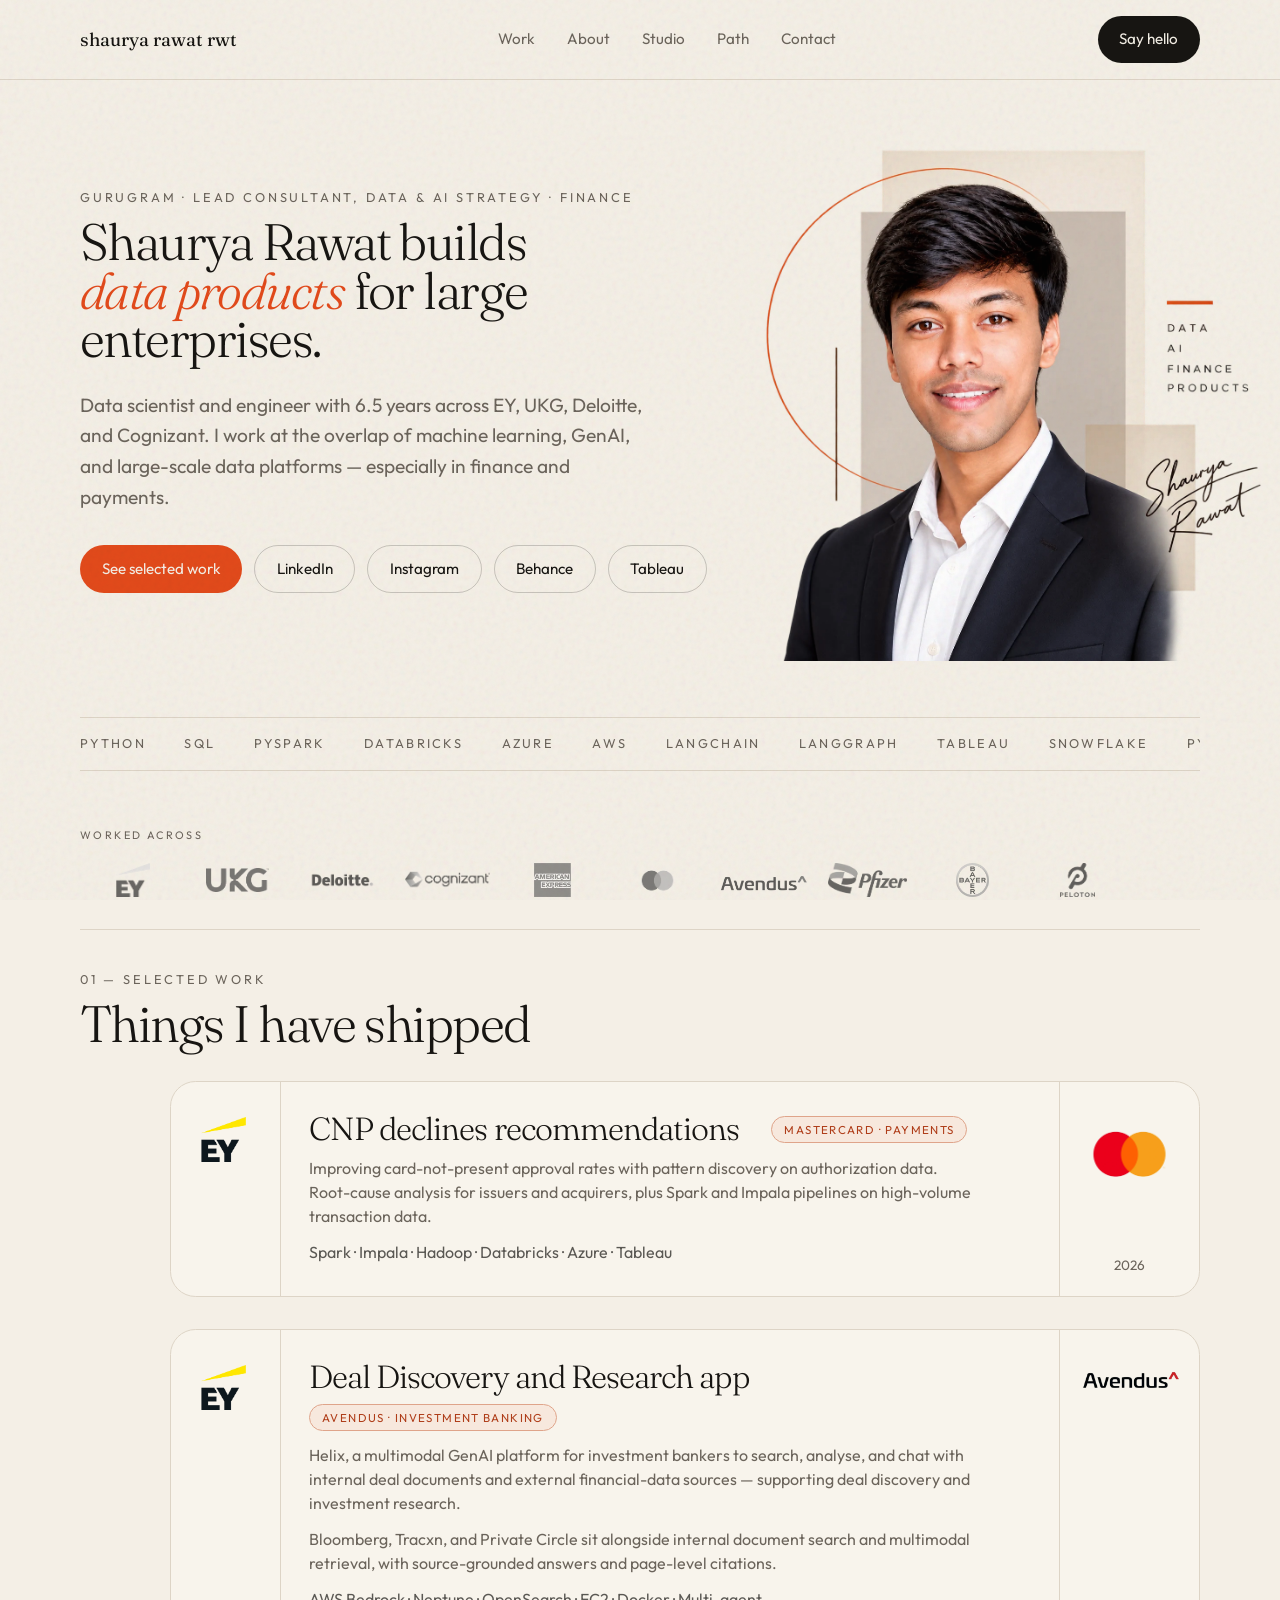
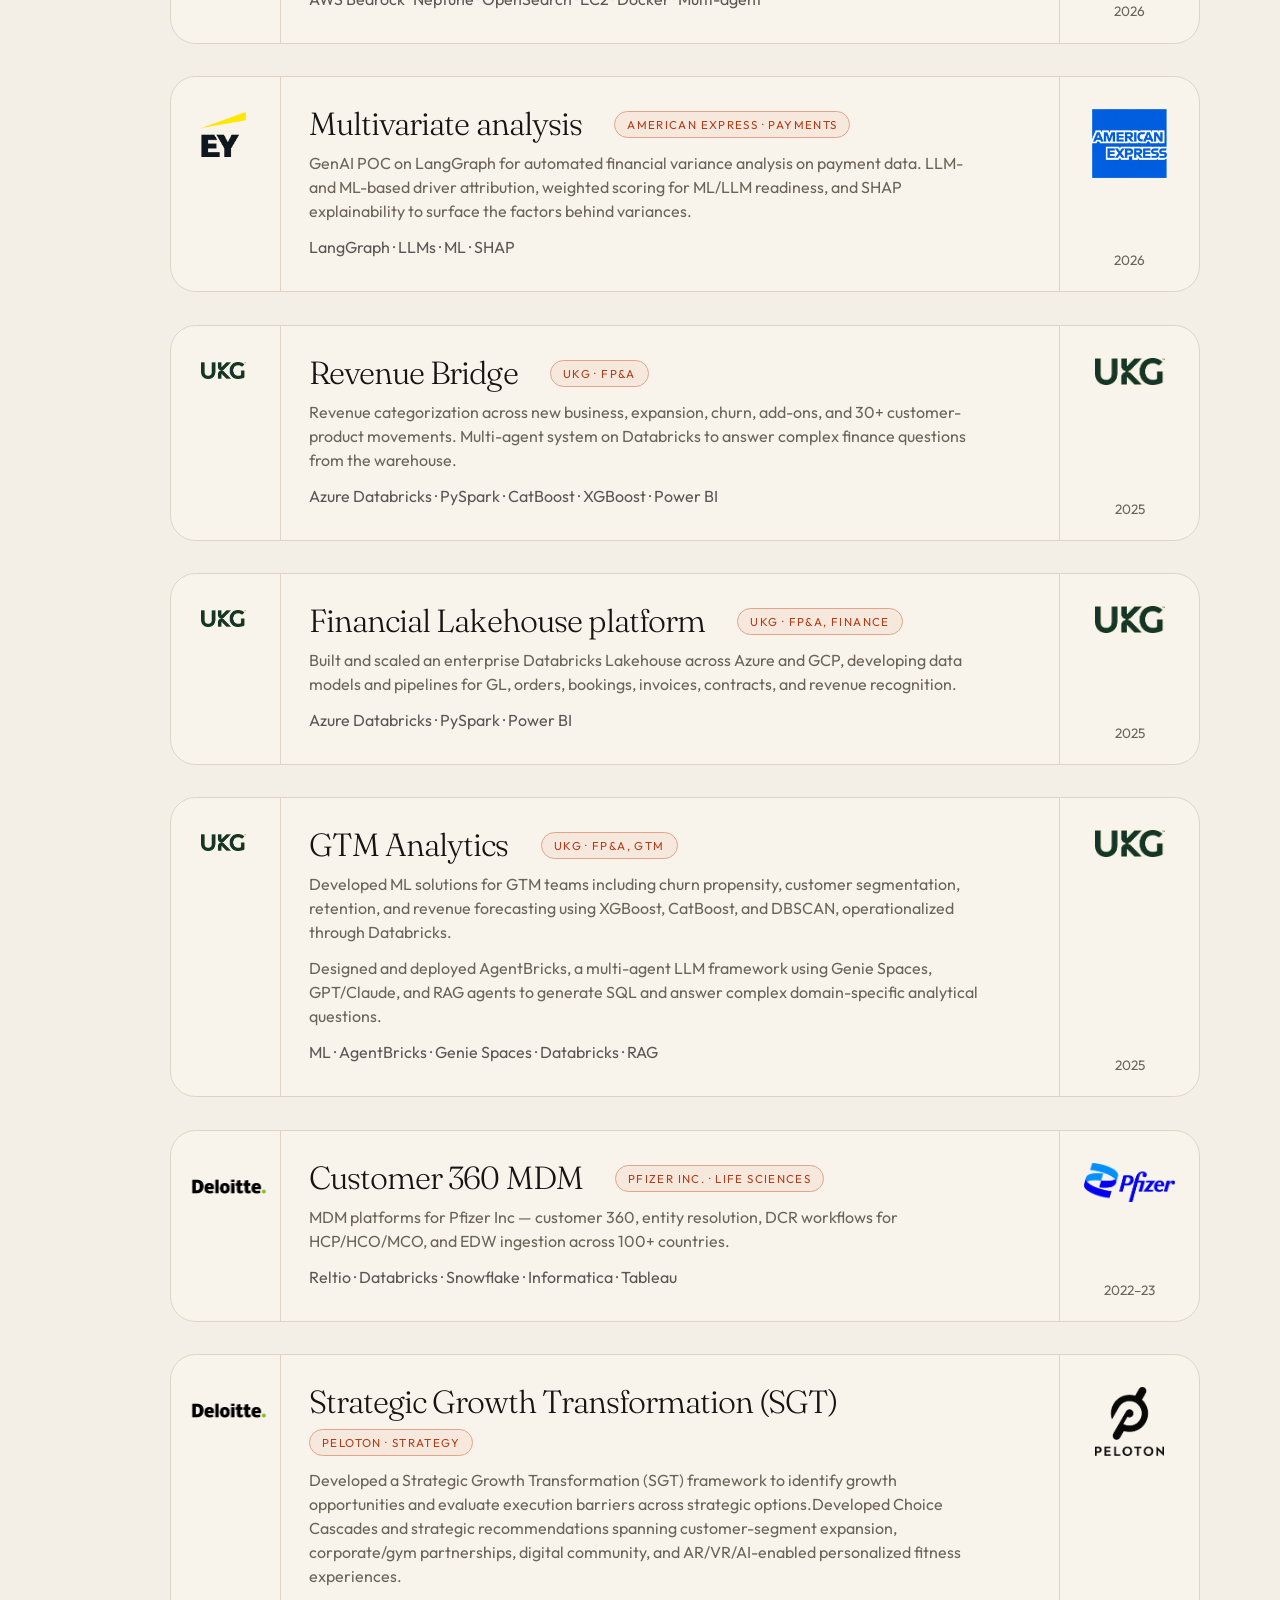
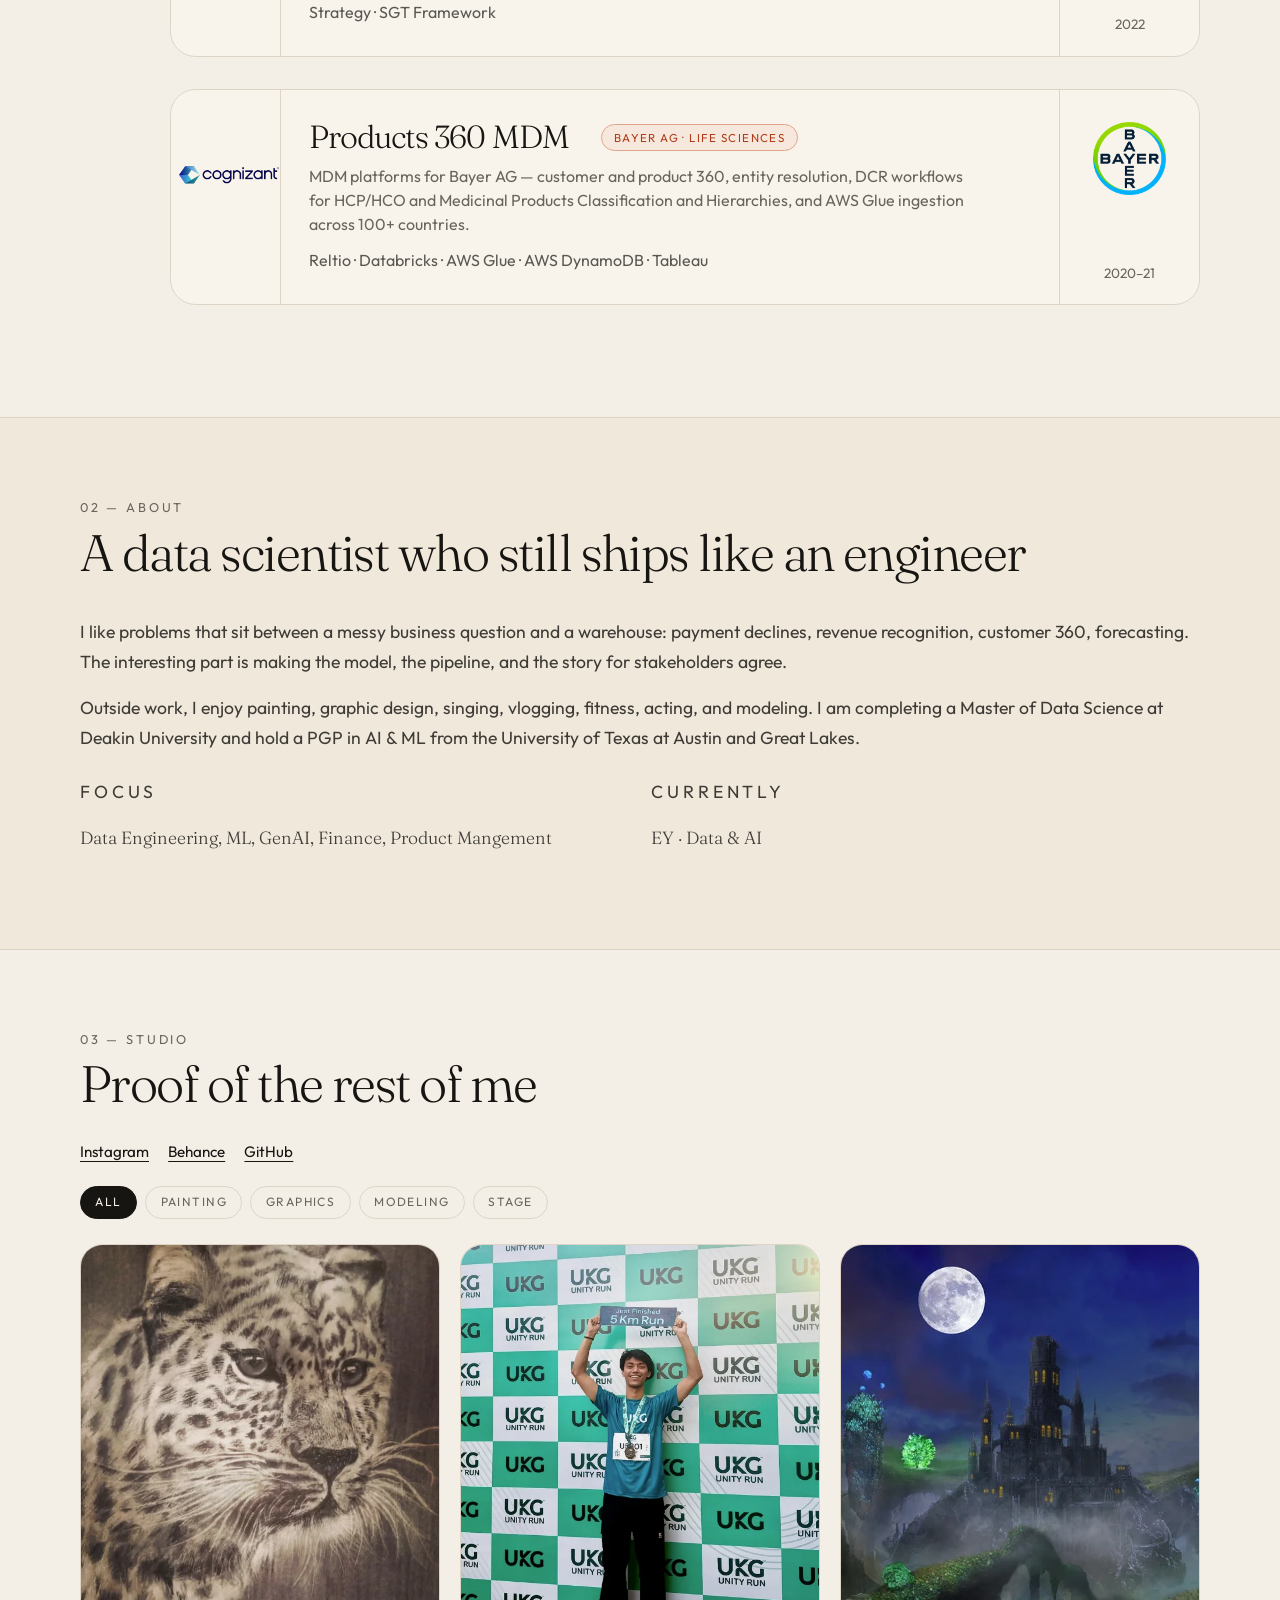
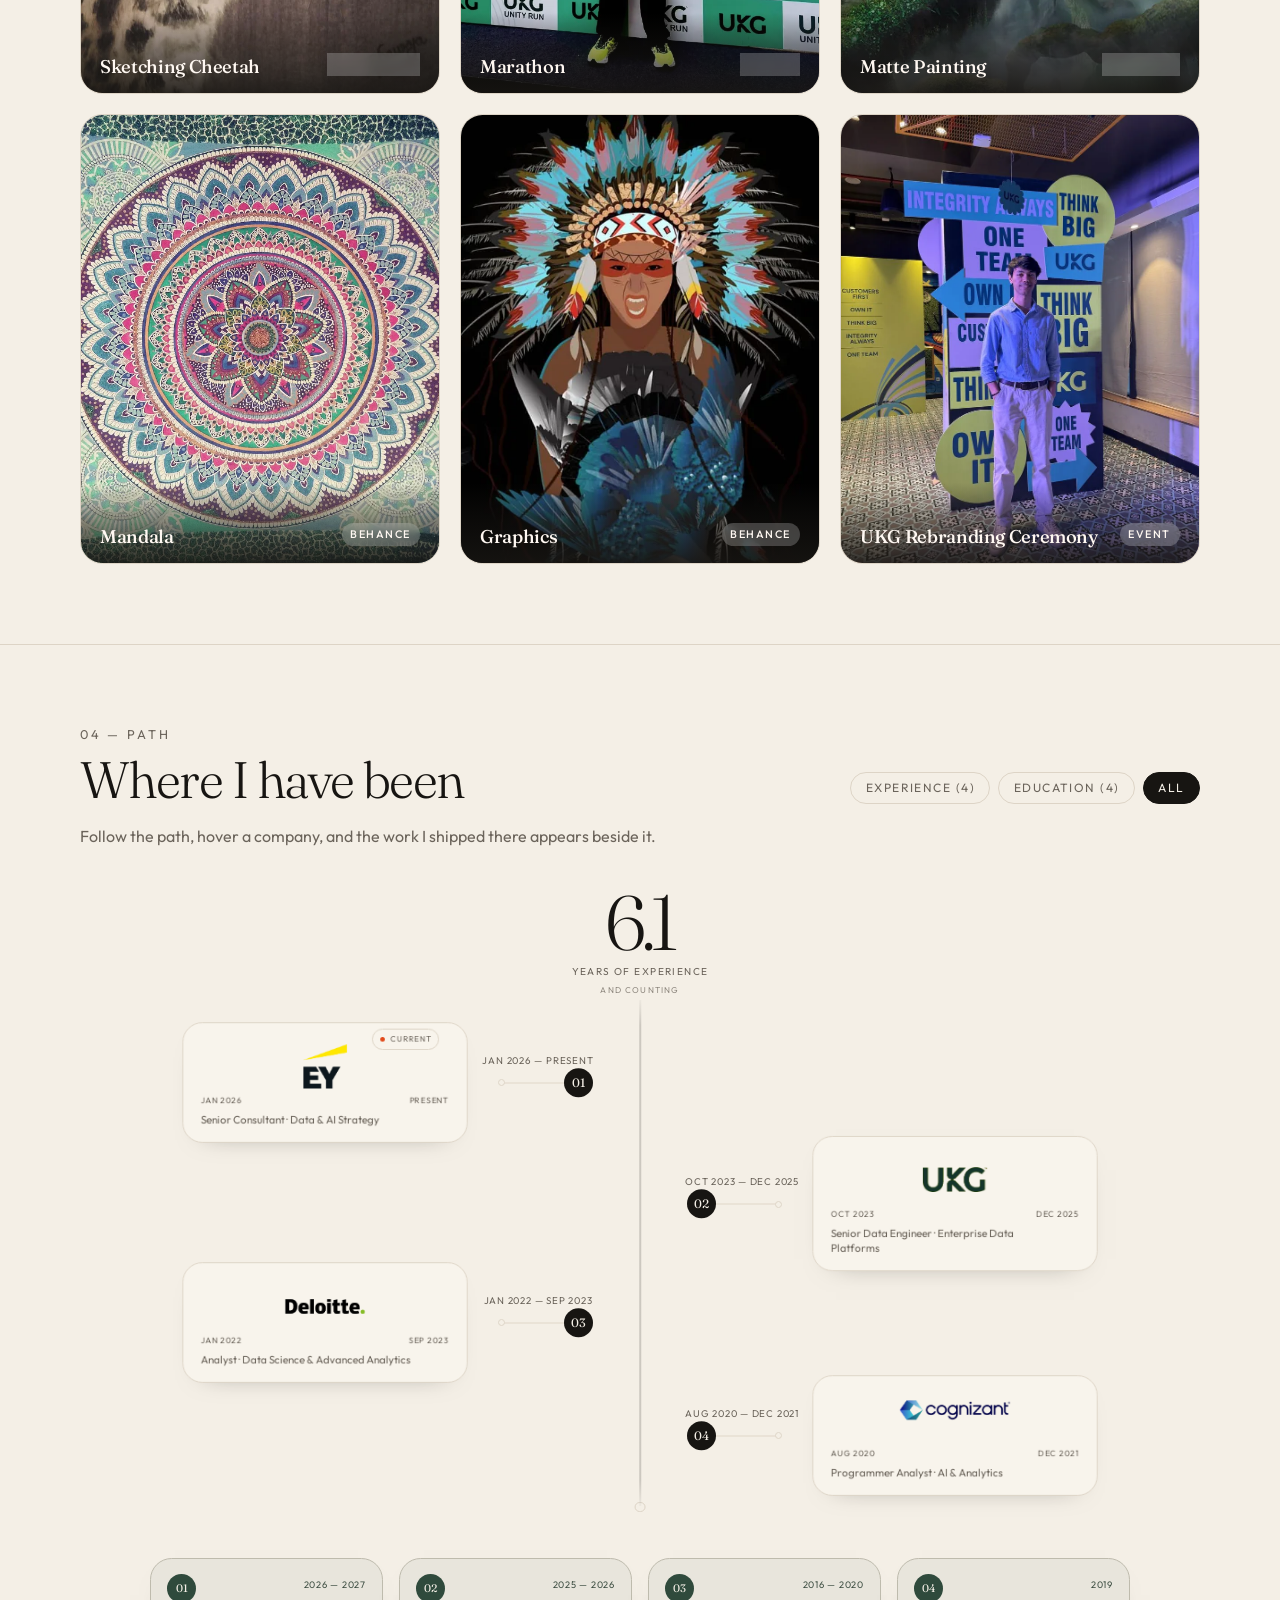
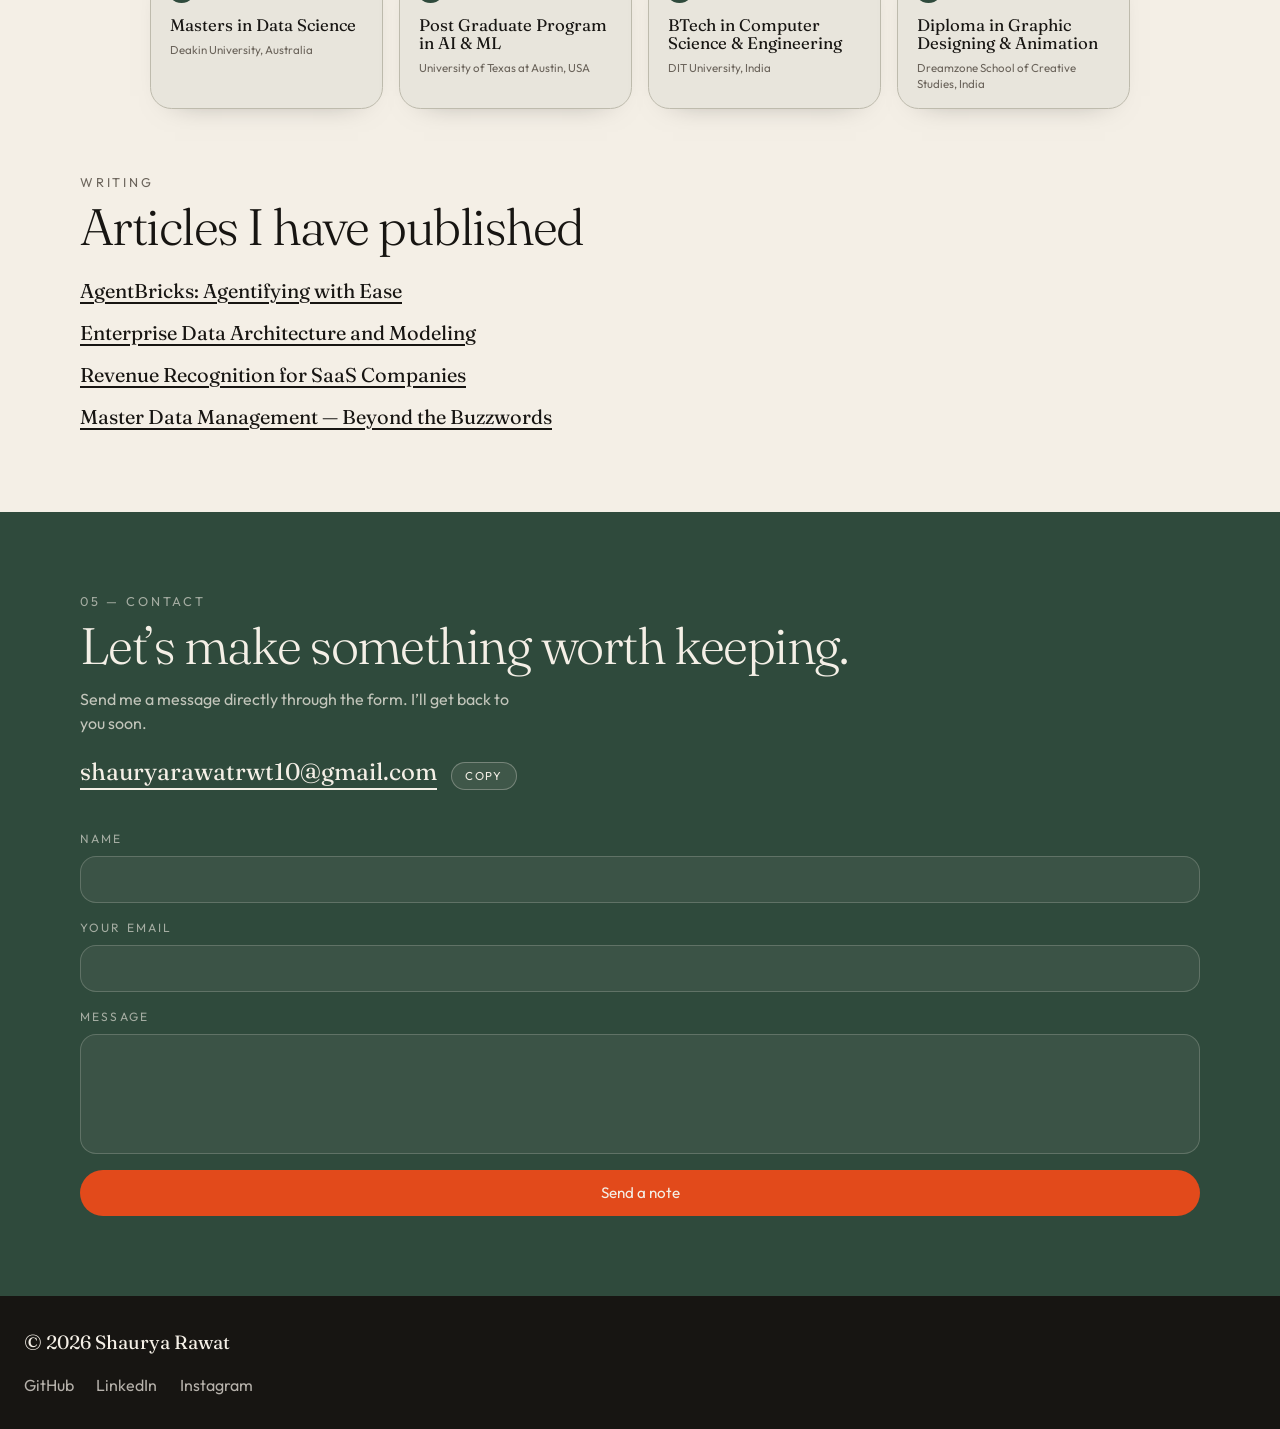
<file: index.html>
<!DOCTYPE html>
<html lang="en">

<head>
  <meta charset="UTF-8" />
  <meta name="viewport" content="width=device-width, initial-scale=1" />
  <title>Shaurya Rawat — Data Science, ML & GenAI</title>
  <meta name="description"
    content="Senior Consultant in Data & AI Strategy. I build machine learning, GenAI, and data platforms that hold up in finance, payments, and life sciences." />
  <meta name="theme-color" content="#f4efe6" />

  <!-- Open Graph / Facebook / LinkedIn -->
  <meta property="og:type" content="website" />
  <meta property="og:title" content="Shaurya Rawat — Data Science, ML & GenAI" />
  <meta property="og:description"
    content="Senior Consultant in Data & AI Strategy. I build machine learning, GenAI, and data platforms that hold up in finance, payments, and life sciences." />
  <meta property="og:image" content="./images/shaurya-hero.webp" />

  <!-- Twitter -->
  <meta name="twitter:card" content="summary_large_image" />
  <meta name="twitter:title" content="Shaurya Rawat — Data Science, ML & GenAI" />
  <meta name="twitter:description"
    content="Senior Consultant in Data & AI Strategy. I build machine learning, GenAI, and data platforms that hold up in finance, payments, and life sciences." />
  <meta name="twitter:image" content="./images/shaurya-hero.webp" />

  <link rel="icon" href="./favicon.svg" type="image/svg+xml" />
  <link rel="preconnect" href="https://fonts.googleapis.com" />
  <link rel="preconnect" href="https://fonts.gstatic.com" crossorigin />
  <link
    href="https://fonts.googleapis.com/css2?family=Fraunces:ital,opsz,wght@0,9..144,300;0,9..144,500;1,9..144,300&family=Outfit:wght@300;400;500;600&display=swap"
    rel="stylesheet" />
  <link rel="stylesheet" href="./styles.css?v=6" />
</head>

<body>
  <div class="grain" aria-hidden="true"></div>

  <header class="site-header">
    <div class="site-header-inner wrap">
      <a class="logo" href="#top">shaurya rawat rwt</a>
      <nav class="nav" id="site-nav" aria-label="Primary">
        <a href="#work">Work</a>
        <a href="#about">About</a>
        <a href="#studio">Studio</a>
        <a href="#notes">Path</a>
        <a href="#contact">Contact</a>
      </nav>
      <div class="header-actions">
        <a class="btn btn-ink" href="#contact">Say hello</a>
        <button type="button" class="menu-toggle" id="menu-toggle" aria-label="Toggle navigation" aria-expanded="false"
          aria-controls="site-nav">
          <span class="menu-bar"></span>
          <span class="menu-bar"></span>
        </button>
      </div>
    </div>
  </header>

  <main>
    <section id="top" class="hero wrap">

      <div class="hero-copy">

        <p class="eyebrow">
          Gurugram · Lead Consultant, Data &amp; AI Strategy · Finance
        </p>

        <h2>
          Shaurya Rawat builds <br>
          <em>data products</em> for large enterprises.
        </h2>

        <p class="lede">
          Data scientist and engineer with 6.5 years across EY, UKG, Deloitte,
          and Cognizant. I work at the overlap of machine learning, GenAI, and
          large-scale data platforms — especially in finance and payments.
        </p>

        <div class="actions">
          <a class="btn btn-ember" href="#work">See selected work</a>

          <a class="btn btn-ghost" href="https://www.linkedin.com/in/shaurya-rawat-rwt" target="_blank"
            rel="noreferrer">
            LinkedIn
          </a>

          <a class="btn btn-ghost" href="https://www.instagram.com/shaurya_rawat_rwt/" target="_blank" rel="noreferrer">
            Instagram
          </a>

          <a class="btn btn-ghost" href="https://www.behance.net/shauryarawat" target="_blank" rel="noreferrer">
            Behance
          </a>

          <a class="btn btn-ghost" href="https://public.tableau.com/app/profile/shaurya.rawat/vizzes#!/" target="_blank"
            rel="noreferrer">
            Tableau
          </a>
        </div>

      </div>

      <div class="hero-visual">
        <img src="./images/shaurya-hero.webp" alt="Shaurya Rawat" />
      </div>

      <div class="marquee" aria-hidden="true">
        <div class="marquee-track">
          <span>Python</span><span>SQL</span><span>PySpark</span>
          <span>Databricks</span><span>Azure</span><span>AWS</span>
          <span>LangChain</span><span>LangGraph</span><span>Tableau</span>
          <span>Snowflake</span>

          <span>Python</span><span>SQL</span><span>PySpark</span>
          <span>Databricks</span><span>Azure</span><span>AWS</span>
          <span>LangChain</span><span>LangGraph</span><span>Tableau</span>
          <span>Snowflake</span>
        </div>
      </div>

    </section>

    <section class="company-marquee" aria-label="Companies and clients">

      <div class="company-marquee-label">
        Worked across
      </div>

      <div class="company-marquee-track-wrap">
        <div class="company-marquee-track">

          <!-- Set 1 -->
          <div class="company-logo">
            <img src="./logos/ey-transparent.webp" alt="EY">
          </div>

          <div class="company-logo">
            <img src="./logos/ukg-transparent.webp" alt="UKG">
          </div>

          <div class="company-logo">
            <img src="./logos/deloitte-transparent.webp" alt="Deloitte">
          </div>

          <div class="company-logo">
            <img src="./logos/cognizant-transparent.webp" alt="Cognizant">
          </div>

          <div class="company-logo">
            <img src="./logos/amex-transparent.webp" alt="American Express">
          </div>

          <div class="company-logo">
            <img src="./logos/mastercard-transparent.webp" alt="Mastercard">
          </div>

          <div class="company-logo">
            <img src="./logos/avendus-transparent.webp" alt="Avendus">
          </div>

          <div class="company-logo">
            <img src="./logos/pfizer-transparent.webp" alt="Pfizer">
          </div>

          <div class="company-logo">
            <img src="./logos/bayer-transparent.webp" alt="Bayer">
          </div>

          <div class="company-logo">
            <img src="./logos/peloton-transparent.webp" alt="Bayer">
          </div>

        </div>
      </div>

    </section>

    <section id="work" class="wrap work">

      <!-- =========================================
           SELECTED WORK HEADER
           ========================================= -->

      <div class="section-head">

        <div>
          <p class="eyebrow">01 — Selected work</p>
          <h2>Things I have shipped</h2>
        </div>

        <p class="aside">
          Production work in payments, investment banking, revenue analytics,
          and master data — plus agentic systems on Databricks and AWS.
        </p>

      </div>


      <!-- =========================================
           PROJECT 01
           ========================================= -->

      <div class="project-timeline-item">

        <div class="project-index">
          <span>01</span>
        </div>

        <div class="project project-featured">

          <!-- EY LOGO -->
          <div class="project-left-brand">

            <a class="company-link" href="https://www.ey.com/" target="_blank" rel="noopener noreferrer"
              aria-label="Visit EY website">
              <img src="./logos/ey-transparent.webp" alt="EY" class="logo-small">
            </a>

          </div>


          <!-- PROJECT CONTENT -->
          <div class="project-main">

            <div class="project-title">

              <h3>
                <a class="project-details-link" href="./experience/cnp-declines.html">
                  CNP declines recommendations
                </a>
              </h3>

              <span class="tag">
                Mastercard · Payments
              </span>

            </div>

            <p>
              Improving card-not-present approval rates with pattern discovery
              on authorization data. Root-cause analysis for issuers and
              acquirers, plus Spark and Impala pipelines on high-volume
              transaction data.
            </p>

            <p class="stack">
              Spark · Impala · Hadoop · Databricks · Azure · Tableau
            </p>

          </div>


          <!-- MASTERCARD -->
          <div class="project-right-brand">

            <a class="company-link" href="https://www.mastercard.com/" target="_blank" rel="noopener noreferrer"
              aria-label="Visit Mastercard website">
              <img src="./logos/mastercard-transparent.webp" alt="Mastercard" class="logo-big">
            </a>

            <span class="year">2026</span>

          </div>

        </div>

      </div>


      <!-- =========================================
           PROJECT 02
           ========================================= -->

      <div class="project-timeline-item">

        <div class="project-index">
          <span>02</span>
        </div>

        <div class="project project-featured">

          <!-- EY -->
          <div class="project-left-brand">

            <a class="company-link" href="https://www.ey.com/" target="_blank" rel="noopener noreferrer"
              aria-label="Visit EY website">
              <img src="./logos/ey-transparent.webp" alt="EY" class="logo-small">
            </a>

          </div>


          <!-- PROJECT -->
          <div class="project-main">

            <div class="project-title">

              <h3>
                <a class="project-details-link" href="./experience/deal-discovery.html">
                  Deal Discovery and Research app
                </a>
              </h3>

              <span class="tag">
                Avendus · Investment Banking
              </span>

            </div>

            <p>
              Helix, a multimodal GenAI platform for investment bankers to search,
              analyse, and chat with internal deal documents and external
              financial-data sources — supporting deal discovery and
              investment research.
            </p>

            <p>
              Bloomberg, Tracxn, and Private Circle sit alongside internal
              document search and multimodal retrieval, with source-grounded
              answers and page-level citations.
            </p>

            <p class="stack">
              AWS Bedrock · Neptune · OpenSearch · EC2 · Docker · Multi-agent
            </p>

          </div>


          <!-- AVENDUS -->
          <div class="project-right-brand">

            <a class="company-link" href="https://www.avendus.com/" target="_blank" rel="noopener noreferrer"
              aria-label="Visit Avendus website">
              <img src="./logos/avendus-transparent.webp" alt="Avendus" class="logo-big">
            </a>

            <span class="year">2026</span>

          </div>

        </div>

      </div>


      <!-- =========================================
           PROJECT 03
           ========================================= -->

      <div class="project-timeline-item">

        <div class="project-index">
          <span>03</span>
        </div>

        <div class="project project-featured">

          <!-- EY -->
          <div class="project-left-brand">

            <a class="company-link" href="https://www.ey.com/" target="_blank" rel="noopener noreferrer"
              aria-label="Visit EY website">
              <img src="./logos/ey-transparent.webp" alt="EY" class="logo-small">
            </a>

          </div>


          <!-- PROJECT -->
          <div class="project-main">

            <div class="project-title">

              <h3>
                <a class="project-details-link" href="./experience/multivariate-analysis.html">
                  Multivariate analysis
                </a>
              </h3>

              <span class="tag">
                American Express · Payments
              </span>

            </div>

            <p>
              GenAI POC on LangGraph for automated financial variance analysis
              on payment data. LLM- and ML-based driver attribution, weighted
              scoring for ML/LLM readiness, and SHAP explainability to surface
              the factors behind variances.
            </p>

            <p class="stack">
              LangGraph · LLMs · ML · SHAP
            </p>

          </div>


          <!-- AMERICAN EXPRESS -->
          <div class="project-right-brand">

            <a class="company-link" href="https://www.americanexpress.com/" target="_blank" rel="noopener noreferrer"
              aria-label="Visit American Express website">
              <img src="./logos/amex-transparent.webp" alt="American Express" class="logo-amex">
            </a>

            <span class="year">2026</span>

          </div>

        </div>

      </div>


      <!-- =========================================
           PROJECT 04
           ========================================= -->

      <div class="project-timeline-item">

        <div class="project-index">
          <span>04</span>
        </div>

        <div class="project project-featured">

          <!-- UKG -->
          <div class="project-left-brand">

            <a class="company-link" href="https://www.ukg.com/" target="_blank" rel="noopener noreferrer"
              aria-label="Visit UKG website">
              <img src="./logos/ukg-transparent.webp" alt="UKG" class="logo-small">
            </a>

          </div>


          <!-- PROJECT -->
          <div class="project-main">

            <div class="project-title">

              <h3>
                <a class="project-details-link" href="./experience/revenue-bridge.html">
                  Revenue Bridge
                </a>
              </h3>

              <span class="tag">
                UKG · FP&amp;A
              </span>

            </div>

            <p>
              Revenue categorization across new business, expansion, churn,
              add-ons, and 30+ customer-product movements. Multi-agent system
              on Databricks to answer complex finance questions from the
              warehouse.
            </p>

            <p class="stack">
              Azure Databricks · PySpark · CatBoost · XGBoost · Power BI
            </p>

          </div>


          <!-- UKG -->
          <div class="project-right-brand">

            <a class="company-link" href="https://www.ukg.com/" target="_blank" rel="noopener noreferrer"
              aria-label="Visit UKG website">
              <img src="./logos/ukg-transparent.webp" alt="UKG" class="logo-ukg">
            </a>

            <span class="year">2025</span>

          </div>

        </div>

      </div>


      <!-- =========================================
           PROJECT 05
           ========================================= -->

      <div class="project-timeline-item">

        <div class="project-index">
          <span>05</span>
        </div>

        <div class="project project-featured">

          <!-- UKG -->
          <div class="project-left-brand">

            <a class="company-link" href="https://www.ukg.com/" target="_blank" rel="noopener noreferrer"
              aria-label="Visit UKG website">
              <img src="./logos/ukg-transparent.webp" alt="UKG" class="logo-small">
            </a>

          </div>


          <!-- PROJECT -->
          <div class="project-main">

            <div class="project-title">

              <h3>
                <a class="project-details-link" href="./experience/financial-lakehouse.html">
                  Financial Lakehouse platform
                </a>
              </h3>

              <span class="tag">
                UKG · FP&amp;A, Finance 
              </span>

            </div>

            <p>
              Built and scaled an enterprise Databricks Lakehouse across Azure
              and GCP, developing data models and pipelines for GL, orders,
              bookings, invoices, contracts, and revenue recognition.
            </p>

            <p class="stack">
              Azure Databricks · PySpark · Power BI
            </p>

          </div>


          <!-- UKG -->
          <div class="project-right-brand">

            <a class="company-link" href="https://www.ukg.com/" target="_blank" rel="noopener noreferrer"
              aria-label="Visit UKG website">
              <img src="./logos/ukg-transparent.webp" alt="UKG" class="logo-ukg">
            </a>

            <span class="year">2025</span>

          </div>

        </div>

      </div>


      <!-- =========================================
           PROJECT 06
           ========================================= -->

      <div class="project-timeline-item">

        <div class="project-index">
          <span>06</span>
        </div>

        <div class="project project-featured">

          <!-- UKG -->
          <div class="project-left-brand">

            <a class="company-link" href="https://www.ukg.com/" target="_blank" rel="noopener noreferrer"
              aria-label="Visit UKG website">
              <img src="./logos/ukg-transparent.webp" alt="UKG" class="logo-small">
            </a>

          </div>


          <!-- PROJECT -->
          <div class="project-main">

            <div class="project-title">

              <h3>
                <a class="project-details-link" href="./experience/gtm-analytics.html">
                  GTM Analytics
                </a>
              </h3>

              <span class="tag">
                UKG · FP&amp;A, GTM
              </span>

            </div>

            <p>
              Developed ML solutions for GTM teams including churn propensity,
              customer segmentation, retention, and revenue forecasting using
              XGBoost, CatBoost, and DBSCAN, operationalized through Databricks.
            </p>

            <p>
              Designed and deployed AgentBricks, a multi-agent LLM framework
              using Genie Spaces, GPT/Claude, and RAG agents to generate SQL
              and answer complex domain-specific analytical questions.
            </p>

            <p class="stack">
              ML · AgentBricks · Genie Spaces · Databricks · RAG
            </p>

          </div>


          <!-- UKG -->
          <div class="project-right-brand">

            <a class="company-link" href="https://www.ukg.com/" target="_blank" rel="noopener noreferrer"
              aria-label="Visit UKG website">
              <img src="./logos/ukg-transparent.webp" alt="UKG" class="logo-ukg">
            </a>

            <span class="year">2025</span>

          </div>

        </div>

      </div>


      <!-- =========================================
           PROJECT 07
           ========================================= -->

      <div class="project-timeline-item">

        <div class="project-index">
          <span>07</span>
        </div>

        <div class="project project-featured">

          <!-- DELOITTE -->
          <div class="project-left-brand">

            <a class="company-link" href="https://www.deloitte.com/" target="_blank" rel="noopener noreferrer"
              aria-label="Visit Deloitte website">
              <img src="./logos/deloitte-transparent.webp" alt="Deloitte" class="logo-big">
            </a>

          </div>


          <!-- PROJECT -->
          <div class="project-main">

            <div class="project-title">

              <h3>
                <a class="project-details-link" href="./experience/customer-360-mdm.html">
                  Customer 360 MDM
                </a>
              </h3>

              <span class="tag">
                Pfizer Inc. · Life sciences
              </span>

            </div>

            <p>
              MDM platforms for Pfizer Inc — customer 360, entity resolution,
              DCR workflows for HCP/HCO/MCO, and EDW ingestion across
              100+ countries.
            </p>

            <p class="stack">
              Reltio · Databricks · Snowflake · Informatica · Tableau
            </p>

          </div>


          <!-- PFIZER -->
          <div class="project-right-brand">

            <a class="company-link" href="https://www.pfizer.com/" target="_blank" rel="noopener noreferrer"
              aria-label="Visit Pfizer website">
              <img src="./logos/pfizer-transparent.webp" alt="Pfizer" class="logo-pfizer">
            </a>

            <span class="year">2022–23</span>

          </div>

        </div>

      </div>

      <!-- =========================================
           PROJECT 08
           ========================================= -->

      <div class="project-timeline-item">

        <div class="project-index">
          <span>08</span>
        </div>

        <div class="project project-featured">

          <!-- DELOITTE -->
          <div class="project-left-brand">

            <a class="company-link" href="https://www.deloitte.com/" target="_blank" rel="noopener noreferrer"
              aria-label="Visit Deloitte website">
              <img src="./logos/deloitte-transparent.webp" alt="Deloitte" class="logo-big">
            </a>

          </div>


          <!-- PROJECT -->
          <div class="project-main">

            <div class="project-title">

              <h3>
                <a class="project-details-link" href="./experience/strategic-growth-transformation.html">
                  Strategic Growth Transformation (SGT)
                </a>
              </h3>

              <span class="tag">
                Peloton · Strategy
              </span>

            </div>

            <p>
              Developed a Strategic Growth Transformation (SGT) framework to identify growth opportunities and evaluate
              execution barriers across strategic options.Developed Choice Cascades and strategic recommendations
              spanning customer-segment expansion,
              corporate/gym partnerships, digital community, and AR/VR/AI-enabled personalized fitness experiences.
            </p>

            <p class="stack">
              Strategy · SGT Framework
            </p>

          </div>


          <!-- PFIZER -->
          <div class="project-right-brand">

            <a class="company-link" href="https://www.peloton.com/" target="_blank" rel="noopener noreferrer"
              aria-label="Visit Pfizer website">
              <img src="./logos/peloton-transparent.webp" alt="peloton" class="logo-peloton">
            </a>

            <span class="year">2022</span>

          </div>

        </div>

      </div>

      <!-- =========================================
           PROJECT 09
           ========================================= -->

      <div class="project-timeline-item">

        <div class="project-index">
          <span>09</span>
        </div>

        <div class="project project-featured">

          <!-- COGNIZANT -->
          <div class="project-left-brand">

            <a class="company-link" href="https://www.cognizant.com/" target="_blank" rel="noopener noreferrer"
              aria-label="Visit Cognizant website">
              <img src="./logos/cognizant-transparent.webp" alt="Cognizant" class="logo-big">
            </a>

          </div>


          <!-- PROJECT -->
          <div class="project-main">

            <div class="project-title">

              <h3>
                <a class="project-details-link" href="./experience/products-360-mdm.html">
                  Products 360 MDM
                </a>
              </h3>

              <span class="tag">
                Bayer AG · Life sciences
              </span>

            </div>

            <p>
              MDM platforms for Bayer AG — customer and product 360,
              entity resolution, DCR workflows for HCP/HCO and Medicinal
              Products Classification and Hierarchies, and AWS Glue
              ingestion across 100+ countries.
            </p>

            <p class="stack">
              Reltio · Databricks · AWS Glue · AWS DynamoDB · Tableau
            </p>

          </div>


          <!-- BAYER -->
          <div class="project-right-brand">

            <a class="company-link" href="https://www.bayer.com/" target="_blank" rel="noopener noreferrer"
              aria-label="Visit Bayer website">
              <img src="./logos/bayer-transparent.webp" alt="Bayer AG" class="logo-bayer">
            </a>

            <span class="year">2020–21</span>

          </div>

        </div>

      </div>

    </section>

    <section id="about" class="about">
      <div class="wrap about-grid">
        <div>
          <p class="eyebrow">02 — About</p>
          <h2>A data scientist who still ships like an engineer</h2>
        </div>
        <div class="about-copy">
          <p>
            I like problems that sit between a messy business question and a
            warehouse: payment declines, revenue recognition, customer 360,
            forecasting. The interesting part is making the model, the
            pipeline, and the story for stakeholders agree.
          </p>
          <p>
            Outside work, I enjoy painting, graphic design, singing, vlogging, fitness, acting, and modeling. I am
            completing a Master of
            Data Science at Deakin University and hold a PGP in AI &amp; ML from
            the University of Texas at Austin and Great Lakes.
          </p>
          <div class="facts">
            <div>
              <p class="eyebrow">Focus</p>
              <p class="fact">Data Engineering, ML, GenAI, Finance, Product Mangement</p>
            </div>
            <div>
              <p class="eyebrow">Currently</p>
              <p class="fact">EY · Data &amp; AI</p>
            </div>
          </div>
        </div>
      </div>
    </section>

    <section id="studio" class="studio">
      <div class="wrap">
        <div class="section-head">
          <div>
            <p class="eyebrow">03 — Studio</p>
            <h2>Proof of the rest of me</h2>
          </div>
          <p class="aside">
            Paintings, graphics, and skills
          </p>
        </div>

        <div class="studio-profiles">
          <a data-studio-profile="Instagram" href="https://www.instagram.com/shaurya_rawat_rwt/" target="_blank"
            rel="noreferrer">Instagram</a>
          <a data-studio-profile="Behance" href="https://www.behance.net/shauryarawat" target="_blank"
            rel="noreferrer">Behance</a>
          <a data-studio-profile="GitHub" href="https://github.com/ShauryaRawat10" target="_blank"
            rel="noreferrer">GitHub</a>
        </div>

        <div class="studio-filters" role="group" aria-label="Studio categories">
          <button type="button" class="chip is-on" data-filter="all" aria-pressed="true">All</button>
          <button type="button" class="chip" data-filter="Painting" aria-pressed="false">Painting</button>
          <button type="button" class="chip" data-filter="Graphics" aria-pressed="false">Graphics</button>
          <button type="button" class="chip" data-filter="Modeling" aria-pressed="false">Modeling</button>
          <button type="button" class="chip" data-filter="Stage" aria-pressed="false">Stage</button>
        </div>

        <div class="studio-grid" id="studio-grid"></div>
      </div>
    </section>

    <dialog id="studio-lightbox" class="lightbox" aria-label="Studio photo">
      <div class="lightbox-content">
        <button type="button" class="lightbox-close" id="lightbox-close" aria-label="Close dialog">Close</button>
        <button type="button" class="lightbox-nav lightbox-prev" id="lightbox-prev"
          aria-label="Previous artwork">‹</button>
        <img alt="" />
        <button type="button" class="lightbox-nav lightbox-next" id="lightbox-next" aria-label="Next artwork">›</button>
        <p class="lightbox-caption"></p>
      </div>
    </dialog>

    <section id="notes" class="wrap notes">
      <div class="section-head">
        <div>
          <p class="eyebrow">04 — Path</p>
          <h2>Where I have been</h2>
        </div>
        <div class="path-filters" role="group" aria-label="Path categories">
          <button type="button" class="chip" data-path-filter="experience" aria-pressed="false">Experience (4)</button>
          <button type="button" class="chip" data-path-filter="education" aria-pressed="false">Education (4)</button>
          <button type="button" class="chip is-on" data-path-filter="all" aria-pressed="true">All</button>
        </div>
      </div>

      <p class="path-intro">Follow the path, hover a company, and the work I shipped there appears beside it.</p>

      <div class="career-board" aria-label="Career path">
        <div class="career-snake" id="career-snake">
          <div class="career-spine" aria-hidden="true">
            <div class="experience-total">
              <strong id="experience-total-value">0.0</strong>
              <span>YEARS OF EXPERIENCE</span>
              <small>AND COUNTING</small>
            </div>
            <div class="spine-line"></div>
            <div class="spine-end"></div>
          </div>

          <div class="path-node path-node-ey" data-path-type="experience" data-company="EY" data-start="2020-08" data-end="present" data-current="true" tabindex="0">
            <div class="path-connector" aria-hidden="true"><span></span></div>
            <div class="path-meta">
              <span class="path-step">01</span>
              <span class="path-date">JAN 2026 — PRESENT</span>
            </div>
            <div class="path-node-card">
              <div class="path-company-logo-wrap">
                <img class="path-company-logo" src="./logos/ey-transparent.webp" alt="EY">
                <span class="path-current">CURRENT</span>
              </div>
              <div class="path-card-dates" aria-label="Employment dates">
                <span>JAN 2026</span><span>PRESENT</span>
              </div>
              <small>Senior Consultant · Data &amp; AI Strategy</small>
            </div>
            <div class="path-work-popover" aria-hidden="true"></div>
          </div>

          <div class="path-node path-node-ukg" data-path-type="experience" data-company="UKG" data-start="2023-10" data-end="2025-12" tabindex="0">
            <div class="path-connector" aria-hidden="true"><span></span></div>
            <div class="path-meta">
              <span class="path-step">02</span>
              <span class="path-date">OCT 2023 — DEC 2025</span>
            </div>
            <div class="path-node-card">
              <div class="path-company-logo-wrap">
                <img class="path-company-logo path-company-logo-ukg" src="./logos/ukg-transparent.webp" alt="UKG">
              </div>
              <div class="path-card-dates" aria-label="Employment dates">
                <span>OCT 2023</span><span>DEC 2025</span>
              </div>
              <small>Senior Data Engineer · Enterprise Data Platforms</small>
            </div>
            <div class="path-work-popover" aria-hidden="true"></div>
          </div>

          <div class="path-node path-node-deloitte" data-path-type="experience" data-company="Deloitte" data-start="2022-01" data-end="2023-09" tabindex="0">
            <div class="path-connector" aria-hidden="true"><span></span></div>
            <div class="path-meta">
              <span class="path-step">03</span>
              <span class="path-date">JAN 2022 — SEP 2023</span>
            </div>
            <div class="path-node-card">
              <div class="path-company-logo-wrap">
                <img class="path-company-logo" src="./logos/deloitte-transparent.webp" alt="Deloitte">
              </div>
              <div class="path-card-dates" aria-label="Employment dates">
                <span>JAN 2022</span><span>SEP 2023</span>
              </div>
              <small>Analyst · Data Science &amp; Advanced Analytics</small>
            </div>
            <div class="path-work-popover" aria-hidden="true"></div>
          </div>

          <div class="path-node path-node-cognizant" data-path-type="experience" data-company="Cognizant" data-start="2020-08" data-end="2021-12" tabindex="0">
            <div class="path-connector" aria-hidden="true"><span></span></div>
            <div class="path-meta">
              <span class="path-step">04</span>
              <span class="path-date">AUG 2020 — DEC 2021</span>
            </div>
            <div class="path-node-card">
              <div class="path-company-logo-wrap">
                <img class="path-company-logo path-company-logo-cognizant" src="./logos/cognizant-transparent.webp" alt="Cognizant">
              </div>
              <div class="path-card-dates" aria-label="Employment dates">
                <span>AUG 2020</span><span>DEC 2021</span>
              </div>
              <small>Programmer Analyst · AI &amp; Analytics</small>
            </div>
            <div class="path-work-popover" aria-hidden="true"></div>
          </div>
        </div>

        <div class="education-path" id="education-path" data-path-type="education" hidden>
          <article class="education-node">
            <span class="path-step">01</span>
            <span class="path-date">2026 — 2027</span>
            <div class="education-node-content">
              <strong>Masters in Data Science</strong>
              <small>Deakin University, Australia</small>
            </div>
          </article>
          <article class="education-node">
            <span class="path-step">02</span>
            <span class="path-date">2025 — 2026</span>
            <div class="education-node-content">
              <strong>Post Graduate Program in AI &amp; ML</strong>
              <small>University of Texas at Austin, USA</small>
            </div>
          </article>
          <article class="education-node">
            <span class="path-step">03</span>
            <span class="path-date">2016 — 2020</span>
            <div class="education-node-content">
              <strong>BTech in Computer Science &amp; Engineering</strong>
              <small>DIT University, India</small>
            </div>
          </article>
          <article class="education-node">
            <span class="path-step">04</span>
            <span class="path-date">2019</span>
            <div class="education-node-content">
              <strong>Diploma in Graphic Designing &amp; Animation</strong>
              <small>Dreamzone School of Creative Studies, India</small>
            </div>
          </article>
        </div>
      </div>
    </section>

    <section class="wrap writings">
      <p class="eyebrow">Writing</p>
      <h2>Articles I have published</h2>
      <ul class="writing-list">
        <li>
          <a href="https://www.linkedin.com/pulse/agentbricks-agentifying-ease-shaurya-rawat-mhmwc" target="_blank"
            rel="noreferrer">AgentBricks: Agentifying with Ease</a>
        </li>
        <li>
          <a href="https://www.linkedin.com/pulse/big-data-architecture-modeling-shaurya-rawat-a8d7c" target="_blank"
            rel="noreferrer">Enterprise Data Architecture and Modeling</a>
        </li>
        <li>
          <a href="https://www.linkedin.com/pulse/revenue-recognition-saas-companies-shaurya-rawat-adlqc/"
            target="_blank" rel="noreferrer">Revenue Recognition for SaaS Companies</a>
        </li>
        <li>
          <a href="https://www.linkedin.com/pulse/master-data-management-beyond-buzzwords-shaurya-rawat-ucpyc/"
            target="_blank" rel="noreferrer">Master Data Management — Beyond the Buzzwords</a>
        </li>
      </ul>
    </section>

    <section id="contact" class="contact">
      <div class="wrap contact-grid">
        <div>
          <p class="eyebrow light">05 — Contact</p>
          <h2>Let’s make something worth keeping.</h2>
          <p class="contact-copy">
            Send me a message directly through the form. I’ll get back to you soon.
          </p>
          <div class="email-wrapper">
            <a class="mail" id="contact-mail" href="mailto:shauryarawatrwt10@gmail.com">shauryarawatrwt10@gmail.com</a>
            <button type="button" class="btn-copy" id="copy-email-btn" aria-label="Copy email address"
              title="Copy to clipboard">
              <span class="copy-text">Copy</span>
            </button>
          </div>
        </div>
        <form id="contact-form" action="https://formspree.io/f/mzedwvkj" method="POST">

          <label>
            Name
            <input name="name" type="text" required />
          </label>

          <label>
            Your Email
            <input name="email" type="email" required />
          </label>

          <label>
            Message
            <textarea name="message" rows="5" required></textarea>
          </label>

          <button class="btn btn-ember" type="submit" id="contact-submit">
            Send a note
          </button>

          <div class="form-status" id="form-status" role="status" aria-live="polite"></div>

        </form>
      </div>
    </section>
  </main>

  <footer class="site-footer">
    <p>© <span id="year"></span> Shaurya Rawat</p>
    <div class="socials">
      <a href="https://github.com/ShauryaRawat10" target="_blank" rel="noreferrer">GitHub</a>
      <a href="https://www.linkedin.com/in/shaurya-rawat-rwt" target="_blank" rel="noreferrer">LinkedIn</a>
      <a href="https://www.instagram.com/shaurya_rawat_rwt/" target="_blank" rel="noreferrer">Instagram</a>
    </div>
  </footer>

  <button type="button" class="back-to-top" id="back-to-top" aria-label="Back to top" title="Back to top">
    ↑
  </button>

  <script src="./script.js?v=5"></script>
</body>

</html>
</file>
<file: styles.css>
:root {
  --paper: #f4efe6;
  --paper-2: #efe8db;
  --ink: #171512;
  --muted: #6b645b;
  --line: #ddd4c6;
  --ember: #e24a1b;
  --moss: #2f4a3c;
  --display: "Fraunces", Georgia, serif;
  --sans: "Outfit", system-ui, sans-serif;
}

* {
  box-sizing: border-box;
}

html {
  scroll-behavior: smooth;
}

body {
  margin: 0;
  background: var(--paper);
  color: var(--ink);
  font-family: var(--sans);
  line-height: 1.5;
}

::selection {
  background: var(--ember);
  color: #fff8f2;
}

.grain {
  pointer-events: none;
  position: fixed;
  inset: 0;
  z-index: 50;
  opacity: 0.08;
  mix-blend-mode: multiply;
  background-image: url("data:image/svg+xml,%3Csvg viewBox='0 0 200 200' xmlns='http://www.w3.org/2000/svg'%3E%3Cfilter id='n'%3E%3CfeTurbulence type='fractalNoise' baseFrequency='0.85' numOctaves='4' stitchTiles='stitch'/%3E%3C/filter%3E%3Crect width='100%25' height='100%25' filter='url(%23n)'/%3E%3C/svg%3E");
}

.wrap {
  width: min(1120px, calc(100% - 3rem));
  margin-inline: auto;
}

.site-header {
  position: sticky;
  top: 0;
  z-index: 40;
  border-bottom: 1px solid var(--line);
  background: color-mix(in srgb, var(--paper) 85%, transparent);
  backdrop-filter: blur(12px);
}

.site-header-inner {
  display: flex;
  align-items: center;
  justify-content: space-between;
  gap: 1rem;
  padding: 1rem 0;
}

.logo {
  font-family: var(--display);
  font-size: 1.15rem;
  color: inherit;
  text-decoration: none;
}

.header-actions {
  display: flex;
  align-items: center;
  gap: 0.75rem;
}

.nav {
  display: none;
  gap: 2rem;
}

.nav a {
  color: var(--muted);
  text-decoration: none;
  font-size: 0.95rem;
}

.nav a:hover {
  color: var(--ink);
}

.menu-toggle {
  display: flex;
  flex-direction: column;
  justify-content: center;
  align-items: center;
  gap: 5px;
  width: 40px;
  height: 40px;
  border: 1px solid var(--line);
  border-radius: 999px;
  background: transparent;
  cursor: pointer;
  padding: 0;
}

.menu-bar {
  display: block;
  width: 18px;
  height: 2px;
  background: var(--ink);
  border-radius: 2px;
  transition: transform 0.2s ease, opacity 0.2s ease;
}

.menu-toggle[aria-expanded="true"] .menu-bar:nth-child(1) {
  transform: translateY(3.5px) rotate(45deg);
}

.menu-toggle[aria-expanded="true"] .menu-bar:nth-child(2) {
  transform: translateY(-3.5px) rotate(-45deg);
}

@media (max-width: 799px) {
  .nav {
    position: absolute;
    top: 100%;
    left: 0;
    right: 0;
    background: var(--paper);
    border-bottom: 1px solid var(--line);
    padding: 1.25rem 1.5rem 1.75rem;
    flex-direction: column;
    gap: 1.25rem;
    box-shadow: 0 16px 32px -12px rgba(23, 21, 18, 0.15);
  }

  .nav.is-open {
    display: flex;
  }

  .nav a {
    font-family: var(--display);
    font-size: 1.25rem;
    color: var(--ink);
  }
}

@media (min-width: 800px) {
  .menu-toggle {
    display: none;
  }
}

.btn {
  display: inline-flex;
  align-items: center;
  justify-content: center;
  border: 0;
  border-radius: 999px;
  padding: 0.75rem 1.35rem;
  font: inherit;
  font-size: 0.95rem;
  text-decoration: none;
  cursor: pointer;
}

.btn-ink {
  background: var(--ink);
  color: var(--paper);
}

.btn-ink:hover {
  background: var(--ember);
}

.btn-ember {
  background: var(--ember);
  color: var(--paper);
}

.btn-ember:hover {
  background: var(--ink);
}

.btn-ghost {
  border: 1px solid color-mix(in srgb, var(--ink) 20%, transparent);
  color: var(--ink);
  background: transparent;
}

.hero {
  padding: 2.5rem 0 2rem;
  display: grid;
  grid-template-columns: minmax(0, 1.05fr) minmax(320px, 0.75fr);
  gap: 2.5rem;
  align-items: center;
}

.hero-copy {
  position: relative;
  z-index: 2;
}

.hero-visual {
  position: relative;
  min-height: 480px;
  display: flex;
  align-items: flex-end;
  justify-content: center;
  margin-right: -2rem;
}

.hero-visual img {
  position: relative;
  z-index: 2;
  display: block;
  width: 115%;
  max-width: 650px;
  height: auto;
  object-fit: contain;
}

.eyebrow {
  margin: 0;
  font-size: 0.8rem;
  letter-spacing: 0.22em;
  text-transform: uppercase;
  color: var(--muted);
}

.eyebrow.light {
  color: color-mix(in srgb, var(--paper) 60%, transparent);
}

h1,
h2,
h3 {
  font-family: var(--display);
  font-weight: 300;
  letter-spacing: -0.03em;
  line-height: 0.95;
}

h1 {
  max-width: 16ch;
  margin: 1.25rem 0 0;
  font-size: clamp(3rem, 9vw, 6.4rem);
}

h2 em {
  font-style: italic;
  color: var(--ember);
}

h2 {
  margin: 0.7rem 0 0;
  font-size: clamp(2.1rem, 5vw, 3.2rem);
}

.lede {
  max-width: 36rem;
  margin: 1.6rem 0 0;
  font-size: 1.2rem;
  color: var(--muted);
  line-height: 1.6;
}

.actions {
  display: flex;
  flex-wrap: wrap;
  gap: 0.75rem;
  margin-top: 2rem;
}

.marquee {
  grid-column: 1 / -1;
  overflow: hidden;
  margin-top: 1rem;
  padding: 1rem 0;
  border-top: 1px solid var(--line);
  border-bottom: 1px solid var(--line);
}

.marquee-track {
  display: flex;
  gap: 2.4rem;
  width: max-content;
  animation: drift 28s linear infinite;
  text-transform: uppercase;
  letter-spacing: 0.18em;
  font-size: 0.8rem;
  color: var(--muted);
}

@keyframes drift {
  from {
    transform: translateX(0);
  }

  to {
    transform: translateX(-50%);
  }
}

.work {
  margin-top: 2.5rem;
  padding-bottom: 5rem;
}

.section-head {
  display: flex;
  justify-content: space-between;
  gap: 1.5rem;
  align-items: end;
  margin-bottom: 2rem;
}

.aside {
  display: none;
  max-width: 16rem;
  color: var(--muted);
  font-size: 0.9rem;
}

.project {
  display: grid;
  gap: 1rem;
  margin-bottom: 1rem;
  padding: 1.6rem;
  border: 1px solid var(--line);
  border-radius: 1.6rem;
  background: #f8f4ec;
  color: inherit;
  text-decoration: none;
  transition: transform 0.2s ease, box-shadow 0.2s ease, border-color 0.2s ease;
}

.project:hover {
  transform: translateY(-3px);
  border-color: color-mix(in srgb, var(--ink) 30%, var(--line));
  box-shadow: 0 18px 40px -24px rgba(23, 21, 18, 0.45);
}

.num {
  font-family: var(--display);
  font-size: 1.8rem;
  color: color-mix(in srgb, var(--ember) 80%, transparent);
}

.project-title {
  display: flex;
  flex-wrap: wrap;
  gap: 0.75rem;
  align-items: baseline;
}

.project h3 {
  margin: 0;
  font-size: 2rem;
}

.project h3::after {
  content: " ↗";
  font-size: 1.2rem;
  opacity: 0;
  display: inline-block;
  vertical-align: middle;
  transition: transform 0.2s ease, opacity 0.2s ease;
  transform: translate(-4px, 4px);
  color: var(--ember);
}

.project:hover h3::after {
  opacity: 1;
  transform: translate(0, 0);
}

.tag {
  border: 1px solid var(--line);
  border-radius: 999px;
  padding: 0.15rem 0.7rem;
  font-size: 0.72rem;
  letter-spacing: 0.12em;
  text-transform: uppercase;
  color: var(--muted);
}

.project p {
  margin: 0.75rem 0 0;
  color: var(--muted);
  max-width: 42rem;
}

.stack {
  color: color-mix(in srgb, var(--ink) 70%, transparent) !important;
}

.year {
  color: var(--muted);
  font-size: 0.9rem;
}

.about {
  background: var(--paper-2);
  border-top: 1px solid var(--line);
  border-bottom: 1px solid var(--line);
}

.about-grid,
.contact-grid {
  display: grid;
  gap: 2.5rem;
  padding: 5rem 0;
}

.about-copy p {
  margin: 0 0 1rem;
  font-size: 1.1rem;
  line-height: 1.7;
  color: color-mix(in srgb, var(--ink) 82%, transparent);
}

.facts {
  display: grid;
  grid-template-columns: 1fr 1fr;
  gap: 1.4rem;
  margin-top: 1.5rem;
}

.fact {
  margin: 0.5rem 0 0;
  font-family: var(--display);
  font-size: 1.5rem;
  font-weight: 300;
}

.studio {
  padding: 5rem 0;
  border-bottom: 1px solid var(--line);
}

.studio-profiles {
  display: flex;
  flex-wrap: wrap;
  gap: 1.2rem;
  margin: 0 0 1.4rem;
}

.studio-profiles a {
  color: var(--ink);
  font-size: 0.95rem;
  text-underline-offset: 4px;
}

.studio-filters {
  display: flex;
  flex-wrap: wrap;
  gap: 0.5rem;
  margin: 0 0 1.6rem;
}

.chip {
  border: 1px solid var(--line);
  border-radius: 999px;
  padding: 0.4rem 0.9rem;
  background: transparent;
  color: var(--muted);
  font: inherit;
  font-size: 0.75rem;
  letter-spacing: 0.12em;
  text-transform: uppercase;
  cursor: pointer;
}

.chip:hover,
.chip.is-on {
  background: var(--ink);
  border-color: var(--ink);
  color: var(--paper);
}

.studio-grid {
  display: grid;
  grid-template-columns: 1fr;
  gap: 1.25rem;
}

@media (min-width: 560px) {
  .studio-grid {
    grid-template-columns: repeat(2, 1fr);
  }
}

@media (min-width: 860px) {
  .studio-grid {
    grid-template-columns: repeat(3, 1fr);
  }
}

.studio-card {
  position: relative;
  display: block;
  overflow: hidden;
  margin: 0;
  padding: 0;
  border: 1px solid var(--line);
  border-radius: 1.4rem;
  background: #f8f4ec;
  cursor: pointer;
  color: inherit;
  text-align: left;
  font: inherit;
  aspect-ratio: 4 / 5;
  transition: transform 0.25s ease, box-shadow 0.25s ease, border-color 0.25s ease;
}

.studio-card:hover {
  transform: translateY(-3px);
  box-shadow: 0 16px 36px -18px rgba(23, 21, 18, 0.35);
  border-color: color-mix(in srgb, var(--ink) 30%, var(--line));
}

.studio-card img {
  display: block;
  width: 100%;
  height: 100%;
  object-fit: cover;
  transition: transform 0.4s ease;
}

.studio-card:hover img {
  transform: scale(1.04);
}

/* Don't make any individual artwork huge */
.studio-card.span-wide,
.studio-card.span-tall,
.studio-card.span-mid,
.studio-card.span-sq {
  grid-column: span 1;
  grid-row: span 1;
}

.studio-card figcaption {
  position: absolute;
  inset: auto 0 0;
  display: flex;
  justify-content: space-between;
  gap: 0.6rem;
  align-items: flex-end;
  padding: 2.5rem 1.2rem 1.1rem;
  background: linear-gradient(to top,
      rgba(23, 21, 18, 0.88) 0%,
      rgba(23, 21, 18, 0.4) 60%,
      transparent 100%);
  color: var(--paper);
  width: 100%;
  box-sizing: border-box;
  pointer-events: none;
}

.studio-card h3 {
  margin: 0;
  font-size: 1.15rem;
  letter-spacing: -0.02em;
  color: #fff8f2;
  font-weight: 500;
}

.studio-card .source {
  font-size: 0.68rem;
  letter-spacing: 0.14em;
  text-transform: uppercase;
  padding: 0.2rem 0.55rem;
  border-radius: 999px;
  background: rgba(255, 255, 255, 0.22);
  backdrop-filter: blur(4px);
  color: #fff8f2;
  font-weight: 500;
}

.studio-card.is-hidden {
  display: none;
}

.lightbox {
  width: min(920px, calc(100% - 2rem));
  padding: 0;
  border: 0;
  border-radius: 1.4rem;
  background: var(--ink);
  color: var(--paper);
  overflow: hidden;
  box-shadow: 0 25px 60px rgba(0, 0, 0, 0.6);
}

.lightbox::backdrop {
  background: rgba(23, 21, 18, 0.82);
  backdrop-filter: blur(6px);
}

.lightbox-content {
  position: relative;
  display: flex;
  flex-direction: column;
}

.lightbox img {
  display: block;
  width: 100%;
  max-height: 72vh;
  object-fit: contain;
  background: #0d0c0b;
}

.lightbox-caption {
  margin: 0;
  padding: 1.1rem 1.4rem 1.3rem;
  font-family: var(--display);
  font-size: 1.2rem;
  color: var(--paper);
}

.lightbox-close {
  position: absolute;
  top: 0.8rem;
  right: 0.8rem;
  z-index: 3;
  border: 0;
  border-radius: 999px;
  padding: 0.45rem 0.95rem;
  background: var(--paper);
  color: var(--ink);
  font: inherit;
  font-size: 0.8rem;
  cursor: pointer;
  font-weight: 500;
  transition: background 0.2s ease, transform 0.2s ease, color 0.2s ease;
}

.lightbox-close:hover {
  background: var(--ember);
  color: var(--paper);
  transform: scale(1.05);
}

.lightbox-nav {
  position: absolute;
  top: 45%;
  transform: translateY(-50%);
  z-index: 2;
  background: rgba(23, 21, 18, 0.55);
  border: 1px solid rgba(255, 255, 255, 0.2);
  color: var(--paper);
  width: 44px;
  height: 44px;
  border-radius: 50%;
  font-size: 1.6rem;
  line-height: 1;
  display: flex;
  align-items: center;
  justify-content: center;
  cursor: pointer;
  transition: background 0.2s ease, transform 0.2s ease, border-color 0.2s ease;
}

.lightbox-nav:hover {
  background: var(--ember);
  border-color: var(--ember);
  transform: translateY(-50%) scale(1.08);
}

.lightbox-prev {
  left: 1rem;
}

.lightbox-next {
  right: 1rem;
}

.notes {
  padding: 5rem 0 2rem;
}

.writings {
  padding: 0 0 5rem;
}

.writing-list {
  list-style: none;
  margin: 1.5rem 0 0;
  padding: 0;
  display: grid;
  gap: 0.75rem;
}

.writing-list a {
  color: var(--ink);
  font-family: var(--display);
  font-size: 1.25rem;
  text-underline-offset: 4px;
}

.path-filters {
  display: flex;
  flex-wrap: wrap;
  gap: 0.5rem;
}

.timeline {
  list-style: none;
  margin: 2.5rem 0 0;
  padding: 0;
  border-top: 1px solid var(--line);
  border-bottom: 1px solid var(--line);
}

.timeline>li {
  display: grid;
  gap: 0.6rem;
  padding: 1.8rem 0;
  border-top: 1px solid var(--line);
}

.timeline>li.is-hidden {
  display: none !important;
}

.timeline-title-row {
  display: flex;
  align-items: baseline;
  justify-content: space-between;
  gap: 0.75rem;
  flex-wrap: wrap;
}

.path-tag {
  border: 1px solid var(--line);
  border-radius: 999px;
  padding: 0.15rem 0.65rem;
  font-size: 0.68rem;
  letter-spacing: 0.12em;
  text-transform: uppercase;
  color: var(--muted);
  background: color-mix(in srgb, var(--paper-2) 60%, transparent);
}

.timeline .when {
  margin: 0;
  color: var(--muted);
  font-size: 0.9rem;
}

.timeline h3 {
  margin: 0;
  font-size: 1.6rem;
}

.timeline h3 span {
  color: var(--muted);
}

.timeline .client {
  margin: 0.9rem 0 0.25rem;
  font-size: 1.15rem;
  font-weight: 400;
  color: var(--ink);
}

.timeline .client span {
  color: var(--muted);
  font-weight: 400;
}

.timeline p {
  margin: 0.55rem 0 0;
  color: var(--muted);
  max-width: 44rem;
}

.timeline ul,
.timeline .role-highlights {
  margin: 0.5rem 0 1.25rem;
  padding-left: 1.25rem;
  color: var(--muted);
  max-width: 44rem;
  list-style: disc;
}

.timeline ul li,
.timeline .role-highlights li {
  display: list-item !important;
  grid-template-columns: none !important;
  border: none !important;
  border-top: none !important;
  padding: 0.2rem 0 !important;
  margin: 0 0 0.35rem !important;
  line-height: 1.65;
  font-size: 0.95rem;
}

.contact {
  background: var(--moss);
  color: var(--paper);
}

.contact-copy {
  max-width: 28rem;
  color: color-mix(in srgb, var(--paper) 75%, transparent);
}

.email-wrapper {
  display: flex;
  align-items: baseline;
  gap: 0.85rem;
  flex-wrap: wrap;
  margin-top: 1.2rem;
}

.mail {
  display: inline-block;
  color: inherit;
  font-family: var(--display);
  font-size: 1.5rem;
  text-underline-offset: 8px;
}

.btn-copy {
  border: 1px solid color-mix(in srgb, var(--paper) 30%, transparent);
  border-radius: 999px;
  background: color-mix(in srgb, var(--paper) 8%, transparent);
  color: var(--paper);
  font-size: 0.72rem;
  letter-spacing: 0.12em;
  text-transform: uppercase;
  padding: 0.35rem 0.85rem;
  cursor: pointer;
  font-family: var(--sans);
  transition: all 0.2s ease;
}

.btn-copy:hover {
  background: color-mix(in srgb, var(--paper) 20%, transparent);
  border-color: var(--paper);
}

.btn-copy.copied {
  background: var(--ember);
  border-color: var(--ember);
  color: #fff;
}

form {
  display: grid;
  gap: 1rem;
}

label {
  display: grid;
  gap: 0.5rem;
  font-size: 0.75rem;
  letter-spacing: 0.18em;
  text-transform: uppercase;
  color: color-mix(in srgb, var(--paper) 60%, transparent);
}

input,
textarea {
  width: 100%;
  border: 1px solid color-mix(in srgb, var(--paper) 20%, transparent);
  border-radius: 1rem;
  padding: 0.85rem 1rem;
  background: color-mix(in srgb, var(--paper) 6%, transparent);
  color: var(--paper);
  font: inherit;
  letter-spacing: 0;
  text-transform: none;
}

input:focus,
textarea:focus {
  outline: 2px solid var(--ember);
}

textarea {
  resize: none;
}

.form-status {
  font-size: 0.88rem;
  color: color-mix(in srgb, var(--paper) 90%, transparent);
  margin-top: 0.6rem;
  padding: 0.65rem 0.95rem;
  border-radius: 0.8rem;
  background: color-mix(in srgb, var(--paper) 12%, transparent);
  border: 1px solid color-mix(in srgb, var(--paper) 20%, transparent);
  display: none;
}

.form-status.is-visible {
  display: block;
}

.site-footer {
  display: flex;
  flex-direction: column;
  gap: 1rem;
  padding: 2rem 1.5rem;
  background: var(--ink);
  color: var(--paper);
}

.site-footer p {
  margin: 0;
  font-family: var(--display);
  font-size: 1.2rem;
}

.socials {
  display: flex;
  gap: 1.4rem;
}

.socials a {
  color: color-mix(in srgb, var(--paper) 72%, transparent);
  text-decoration: none;
}

.socials a:hover {
  color: var(--paper);
}

.back-to-top {
  position: fixed;
  bottom: 2rem;
  right: 2rem;
  z-index: 30;
  width: 44px;
  height: 44px;
  border-radius: 50%;
  border: 1px solid var(--line);
  background: var(--paper);
  color: var(--ink);
  font-size: 1.25rem;
  line-height: 1;
  cursor: pointer;
  display: flex;
  align-items: center;
  justify-content: center;
  opacity: 0;
  pointer-events: none;
  transform: translateY(10px);
  transition: opacity 0.25s ease, transform 0.25s ease, background 0.2s ease, color 0.2s ease;
  box-shadow: 0 6px 18px rgba(23, 21, 18, 0.14);
}

.back-to-top.is-visible {
  opacity: 1;
  pointer-events: auto;
  transform: translateY(0);
}

.back-to-top:hover {
  background: var(--ink);
  color: var(--paper);
  transform: translateY(-3px);
}

/* Featured project cards */

.project-featured .tag {
  border-color: color-mix(in srgb, var(--ember) 35%, var(--line));
  background: color-mix(in srgb, var(--ember) 7%, transparent);
  color: color-mix(in srgb, var(--ember) 75%, var(--ink));
  padding: 0.25rem 0.75rem;
}

.project-left-brand {
  display: flex;
  align-items: center;
  justify-content: center;
  padding: 2rem 1rem;
  border-right: 1px solid var(--line);
}

.project-left-brand img {
  width: 70px;
  height: auto;
  object-fit: contain;
}

.project-featured .project-main {
  min-width: 0;
  padding: 2rem 1.5rem 2rem 0;
}

.project-timeline-item {
  position: relative;
  display: grid;
  grid-template-columns: 70px minmax(0, 1fr);
  gap: 1.25rem;
}

.project-index {
  position: relative;
  display: flex;
  justify-content: center;
  padding-top: 2rem;
}

.project-index::before {
  content: "";
  position: absolute;
  top: 0;
  bottom: 0;
  left: 50%;
  width: 1px;
  background: var(--line);
  transform: translateX(-50%);
}

.project-index span {
  position: relative;
  z-index: 2;
  padding: 0.15rem 0.4rem;
  background: var(--paper);
  font-family: var(--display);
  font-size: 1.6rem;
  color: var(--ember);
}

/* Project timeline */

.project-timeline-item {
  position: relative;
  display: grid;
  grid-template-columns: 70px minmax(0, 1fr);
  gap: 1.25rem;
  margin-bottom: 1rem;
}

.project-index {
  position: relative;
  display: flex;
  justify-content: center;
  padding-top: 1.8rem;
}

.project-index::before {
  content: "";
  position: absolute;
  top: 0;
  bottom: 0;
  left: 50%;
  width: 1px;
  background: var(--line);
  transform: translateX(-50%);
}

.project-index span {
  position: relative;
  z-index: 2;
  padding: 0.15rem 0.45rem;
  background: var(--paper);
  font-family: var(--display);
  font-size: 1.6rem;
  color: var(--ember);
}


/* Featured project card */

.project-featured {
  position: relative;
  grid-template-columns: 110px minmax(0, 1fr) 140px;
  ;
  gap: 0;
  padding: 0;
  align-items: stretch;
  overflow: hidden;
}

.project-featured .project-title {
  display: flex;
  align-items: center;
  flex-wrap: wrap;
  gap: 0.7rem;
}

.project-left-brand {
  display: flex;
  align-items: flex-start;
  justify-content: center;
  padding: 2.2rem 1rem 1.5rem;
  border-right: 1px solid var(--line);
}

.project-left-brand img {
  width: 90px;
  max-width: 100%;
  height: auto;
  object-fit: contain;
}

.project-left-brand img.logo-horizontal {
  width: 125px;
}

.project-left-brand img.logo-compact {
  width: 90px;
}

.project-left-brand img.logo-small {
  width: 50px;
  max-width: 90%;
}

.project-left-brand img.logo-big {
  width: 190px;
  max-width: 130%;
  transform: translateX(-8px);
}

.project-featured .project-main {
  min-width: 0;
  padding: 2rem 2.5rem 2rem 1.75rem;
}

.project-featured .tag {
  border-color: color-mix(in srgb, var(--ember) 35%, var(--line));
  background: color-mix(in srgb, var(--ember) 7%, transparent);
  color: color-mix(in srgb, var(--ember) 75%, var(--ink));
  padding: 0.25rem 0.75rem;
}

.project-right-brand {
  display: flex;
  flex-direction: column;
  align-items: center;
  justify-content: flex-start;
  padding: 2rem 1rem 1.5rem;
  border-left: 1px solid var(--line);
}

.project-right-brand .company-link {
  width: 100%;
  display: flex;
  justify-content: center;
  align-items: center;
}

.project-right-brand img {
  display: block;
  margin: 0 auto;
  object-fit: contain;
}

.project-right-brand img.logo-big {
  width: 150px;
  max-width: 110%;
}

.project-right-brand img.logo-pfizer {
  width: 120px;
  max-width: 85%;
}

.project-right-brand img.logo-amex {
  width: 90px;
  max-width: 70%;
}

.project-right-brand img.logo-peloton {
  width: 90px;
  max-width: 65%;
}

.project-right-brand img.logo-bayer {
  width: 90px;
  max-width: 68%;
}

.project-right-brand img.logo-ukg {
  width: 70px;
  max-width: 70%;
  height: auto;
  margin: 0 auto;
  display: block;
}

.project-right-brand .year {
  margin-top: auto;
  font-size: 0.85rem;
  line-height: 1;
  color: var(--muted);
}

/* =========================================================
   SELECTED WORK — LINKS
   ========================================================= */

.project-details-link,
.project-details-link:visited,
.project-details-link:hover,
.project-details-link:active {
  color: var(--ink) !important;
  text-decoration: none !important;
}

.project-right-brand .year {
  color: var(--muted) !important;
  text-decoration: none !important;
}


/* ================================
   COMPANY MARQUEE
   ================================ */

.company-marquee {
  width: min(1120px, calc(100% - 3rem));
  margin-inline: auto;
  padding: 1.5rem 0 1.75rem;
  border-bottom: 1px solid var(--line);
  overflow: hidden;
}

.company-marquee-label {
  margin: 0 0 1rem;
  font-size: 0.68rem;
  letter-spacing: 0.22em;
  text-transform: uppercase;
  color: var(--muted);
}

.company-marquee-track-wrap {
  position: relative;
  width: 100%;
  overflow: hidden;
}

/* Fade the logos at both edges */
.company-marquee-track-wrap::before,
.company-marquee-track-wrap::after {
  content: "";
  position: absolute;
  top: 0;
  bottom: 0;
  width: 90px;
  z-index: 2;
  pointer-events: none;
}


.company-marquee-track {
  display: flex;
  align-items: center;
  width: max-content;
  gap: 0rem;
}

.company-logo {
  flex: 0 0 auto;
  width: 105px;
  height: 42px;
  display: flex;
  align-items: center;
  justify-content: center;
}

.company-logo img {
  display: block;
  width: auto;
  max-width: 100%;
  max-height: 34px;
  height: auto;
  object-fit: contain;
  filter: grayscale(1);
  opacity: 0.62;
  transition:
    opacity 0.25s ease,
    filter 0.25s ease;
}

.company-logo img[src*="ukg-transparent"] {
  max-height: 24px;
  max-width: 85px;
}

.company-logo img[src*="cognizant-transparent"] {
  max-height: 85px;
  max-width: 400px;
}

.company-logo:hover img {
  filter: grayscale(0);
  opacity: 1;
}


/* =========================================================
   MOBILE FIX
   Fixes:
   1. Path section on mobile
   2. Project cards showing too many logos
   3. Desktop 3-column project layout leaking into mobile
   4. Mobile header overflow
   ========================================================= */

/* =========================================================
   MOBILE RESPONSIVE FIX
   ========================================================= */

@media screen and (max-width: 799px) {

  /* -------------------------------------------------------
       HERO
       ------------------------------------------------------- */

  .hero {
    display: grid !important;
    grid-template-columns: minmax(0, 1fr) !important;
    width: 100% !important;
    gap: 2rem !important;
    padding: 2rem 0 2rem !important;
  }

  .hero-copy {
    width: 100% !important;
    min-width: 0 !important;
    max-width: none !important;
  }

  .hero-visual {
    width: 100% !important;
    min-width: 0 !important;
    min-height: auto !important;
    margin-right: 0 !important;
    order: 2 !important;
  }

  .hero-visual img {
    width: 100% !important;
    max-width: 420px !important;
    height: auto !important;
  }

  /* Hero headline */

  .hero h1 {
    width: 100% !important;
    max-width: 16ch !important;
    font-size: clamp(3rem, 15vw, 4.5rem) !important;
    line-height: 0.95 !important;
  }

  .lede {
    width: 100% !important;
    max-width: 36rem !important;
    font-size: 1.05rem !important;
    line-height: 1.55 !important;
  }


  /* -------------------------------------------------------
       PROJECT CARDS
       ------------------------------------------------------- */

  .project-timeline-item {
    display: grid !important;
    grid-template-columns: 36px minmax(0, 1fr) !important;
    gap: 10px !important;
    width: 100% !important;
  }

  .project-timeline-item>.project.project-featured {
    display: grid !important;
    grid-template-columns: minmax(0, 1fr) !important;

    width: 100% !important;
    min-width: 0 !important;
    max-width: 100% !important;

    padding: 0 !important;
    margin: 0 !important;

    box-sizing: border-box !important;
    overflow: hidden !important;
  }

  /* Hide desktop company-logo columns */

  .project-left-brand,
  .project-right-brand {
    display: none !important;
  }

  /* Project content */

  .project-featured .project-main {
    display: block !important;

    width: 100% !important;
    min-width: 0 !important;
    max-width: none !important;

    box-sizing: border-box !important;

    padding: 1.25rem 1.1rem 1.4rem !important;
  }

  .project-featured .project-title {
    display: block !important;
    width: 100% !important;
  }

  .project-featured .project-title h3 {
    display: block !important;

    width: 100% !important;
    max-width: none !important;

    margin: 0 0 0.75rem !important;

    font-size: clamp(1.5rem, 7vw, 2rem) !important;
    line-height: 1.08 !important;
  }

  .project-featured .tag {
    display: inline-block !important;
    max-width: 100% !important;
  }

  .project-featured .project-main p {
    width: 100% !important;
    max-width: none !important;

    font-size: 0.95rem !important;
    line-height: 1.6 !important;

    overflow-wrap: break-word !important;
  }


  /* -------------------------------------------------------
       PATH
       ------------------------------------------------------- */

  .notes .section-head {
    display: grid !important;
    grid-template-columns: 1fr !important;
    gap: 1rem !important;
    align-items: start !important;
  }

  .path-filters {
    width: 100% !important;

    display: grid !important;
    grid-template-columns: repeat(3, minmax(0, 1fr)) !important;

    gap: 0.5rem !important;
  }

  .path-filters .chip {
    width: 100% !important;
    min-width: 0 !important;
    text-align: center !important;
  }

  .timeline>li {
    display: grid !important;
    grid-template-columns: 1fr !important;
    gap: 0.5rem !important;
    padding: 1.5rem 0 !important;
  }


  /* -------------------------------------------------------
       HEADER
       ------------------------------------------------------- */

  .site-header-inner {
    width: 100% !important;
    gap: 0.5rem !important;
  }

  .site-header .btn-ink {
    display: none !important;
  }


  /* -------------------------------------------------------
       GENERAL MOBILE SAFETY
       ------------------------------------------------------- */

  img {
    max-width: 100%;
  }

  .mail,
  .writing-list a {
    overflow-wrap: anywhere;
  }

  .company-marquee {
    padding: 1.25rem 0 1.5rem;
  }

  .company-marquee-label {
    padding-left: 1.5rem;
    margin-bottom: 0.8rem;
  }

  .company-marquee-track {
    gap: 3rem;
    animation-duration: 25s;
  }

  .company-logo {
    width: 85px;
    height: 36px;
  }

  .company-logo img {
    max-height: 28px;
  }

  .company-marquee-track-wrap::before,
  .company-marquee-track-wrap::after {
    width: 45px;
  }

}


/* =========================================================
     SMALL PHONES
     ========================================================= */

@media screen and (max-width: 420px) {

  .hero {
    grid-template-columns: 1fr !important;
    width: 100% !important;
  }

  .hero h1 {
    max-width: 100% !important;
    font-size: clamp(2.8rem, 14vw, 4rem) !important;
  }

  .path-filters {
    grid-template-columns: 1fr !important;
  }

  .project-timeline-item {
    grid-template-columns: 30px minmax(0, 1fr) !important;
    gap: 8px !important;
  }

  .project-featured .project-main {
    padding: 1.1rem 1rem 1.25rem !important;
  }
}

@media screen and (min-width: 800px) {
  .site-header .nav {
    display: flex !important;
    align-items: center;
    gap: 2rem;
  }

  .site-header .menu-toggle {
    display: none !important;
  }
}

/* =========================================
   04 — PATH / CAREER PILLAR
   ========================================= */
.path-intro {
  max-width: 48rem;
  margin: -0.8rem 0 0;
  color: var(--muted);
}

.career-board {
  position: relative;
  margin: 2.8rem auto 0;
  max-width: 980px;
  overflow: visible;
}

.career-snake {
  position: relative;
  min-height: 650px;
  isolation: isolate;
  z-index: 1;
}

/* Bring the entire career layer above Education while a company card is active. */
.career-snake:has(.path-node:hover),
.career-snake:has(.path-node:focus-visible),
.career-snake:has(.path-node.is-active) {
  z-index: 20;
}

/* The hovered company card should sit above every other Path element. */
.path-node:hover,
.path-node:focus-visible,
.path-node.is-active {
  z-index: 30;
}

/* The pillar is the visual spine of the section. */
.career-spine {
  position: absolute;
  z-index: 1;
  inset: 0;
  pointer-events: none;
}

.experience-total {
  position: absolute;
  top: 0;
  left: 50%;
  width: 150px;
  transform: translateX(-50%);
  text-align: center;
  z-index: 3;
}

.experience-total strong {
  display: block;
  font-family: var(--display);
  font-size: clamp(3.2rem, 6vw, 5rem);
  font-weight: 300;
  line-height: 0.82;
  letter-spacing: -0.06em;
  color: var(--ink);
}

.experience-total span,
.experience-total small {
  display: block;
  color: var(--muted);
  text-transform: uppercase;
  letter-spacing: 0.14em;
}

.experience-total span {
  margin-top: 0.55rem;
  font-size: 0.63rem;
}

.experience-total small {
  margin-top: 0.28rem;
  font-size: 0.53rem;
  opacity: 0.72;
}

.spine-line {
  position: absolute;
  top: 108px;
  bottom: 36px;
  left: 50%;
  width: 1.5px;
  transform: translateX(-50%);
  background: linear-gradient(to bottom, rgba(23, 21, 18, 0.03), rgba(23, 21, 18, 0.18) 5%, rgba(23, 21, 18, 0.18) 95%, rgba(23, 21, 18, 0.03));
  opacity: 1;
  z-index: 2;
}

.spine-end {
  position: absolute;
  left: 50%;
  bottom: 30px;
  width: 0.68rem;
  height: 0.68rem;
  transform: translateX(-50%);
  border: 1px solid var(--line);
  border-radius: 50%;
  background: var(--paper);
}

.path-node {
  position: absolute;
  z-index: 4;
  width: 43%;
  min-height: 112px;
}

.path-node-ey { left: 2%; top: 125px; }
.path-node-ukg { right: 2%; top: 238px; }
.path-node-deloitte { left: 2%; top: 365px; }
.path-node-cognizant { right: 2%; top: 478px; }

/* Milestone number sits on the pillar; month/year is positioned above it. */
.path-meta {
  position: absolute;
  top: 50%;
  width: 86px;
  height: 2.9rem;
  transform: translateY(-50%);
  display: block;
  z-index: 5;
}

.path-node-ey .path-meta,
.path-node-deloitte .path-meta {
  right: -2px;
}

.path-node-ukg .path-meta,
.path-node-cognizant .path-meta {
  left: -2px;
}

.path-step {
  position: absolute;
  top: 50%;
  right: 0;
  display: inline-flex;
  align-items: center;
  justify-content: center;
  width: 1.82rem;
  height: 1.82rem;
  transform: translateY(-50%);
  border-radius: 50%;
  background: var(--ink);
  color: var(--paper);
  font-family: var(--display);
  font-size: 0.76rem;
  line-height: 1;
  transition: transform 0.45s cubic-bezier(.2,.78,.2,1), background 0.3s ease;
}

.path-node-ukg .path-step,
.path-node-cognizant .path-step {
  left: 0;
  right: auto;
}

.path-date {
  position: absolute;
  bottom: calc(50% + 0.9rem);
  left: 50%;
  transform: translateX(-50%);
  display: block;
  white-space: nowrap;
  color: var(--muted);
  font-size: 0.61rem;
  letter-spacing: 0.08em;
  text-transform: uppercase;
}

/* Move dates outward from the center pillar */
.path-node-ey .path-date,
.path-node-deloitte .path-date {
  transform: translateX(calc(-50% - 12px));
}

.path-node-ukg .path-date,
.path-node-cognizant .path-date {
  transform: translateX(calc(-50% + 12px));
}

/* Thin horizontal stems connect each company card to the pillar. */
.path-connector {
  position: absolute;
  top: 50%;
  width: 90px;
  height: 1px;
  transform: translateY(-50%);
  background: var(--line);
  opacity: 0.95;
  pointer-events: none;
}

.path-node-ey .path-connector,
.path-node-deloitte .path-connector {
  right: 0;
}

.path-node-ukg .path-connector,
.path-node-cognizant .path-connector {
  left: 0;
}

.path-connector span {
  position: absolute;
  top: 50%;
  width: 7px;
  height: 7px;
  transform: translateY(-50%);
  border: 1px solid var(--line);
  border-radius: 50%;
  background: var(--paper);
}

.path-node-ey .path-connector span,
.path-node-deloitte .path-connector span { left: -3px; }
.path-node-ukg .path-connector span,
.path-node-cognizant .path-connector span { right: -3px; }

/* ONLY the company card responds to cursor proximity. */
.path-node-card {
  --proximity: 0;
  --card-scale: calc(0.92 + (var(--proximity) * 0.14));
  --card-x: 0px;
  --card-y: 0px;
  position: relative;
  width: 310px;
  min-height: 112px;
  padding: 1.1rem 1.2rem 1rem;
  border: 1px solid var(--line);
  border-radius: 1.35rem;
  background: #f8f4ec;
  box-shadow: 0 12px 30px -25px rgba(23, 21, 18, 0.52);
  transform: translate3d(var(--card-x), var(--card-y), 0) scale(var(--card-scale));
  transform-origin: center center;
  transition:
    transform 0.48s cubic-bezier(.2,.78,.2,1),
    border-color 0.35s ease,
    box-shadow 0.45s ease;
  will-change: transform;
}

.path-node-ukg .path-node-card,
.path-node-cognizant .path-node-card {
  margin-left: auto;
}

.path-node:hover .path-node-card,
.path-node:focus-visible .path-node-card,
.path-node.is-active .path-node-card {
  --proximity: 1;
  border-color: color-mix(in srgb, var(--ink) 55%, var(--line));
  box-shadow: 0 24px 50px -27px rgba(23, 21, 18, 0.62);
  outline: none;
}

.path-node:hover .path-step,
.path-node:focus-visible .path-step,
.path-node.is-active .path-step {
  transform: scale(1.08);
}

.path-company-logo-wrap {
  position: relative;
  min-height: 58px;
  display: flex;
  align-items: center;
  justify-content: center;
  padding: 0 0.8rem;
}

.path-company-logo {
  display: block;
  width: auto;
  max-width: 150px;
  height: 48px;
  object-fit: contain;
  object-position: center center;
}

.path-company-logo-ukg {
  max-width: 70px;
  height: 44px;
}

.path-node-cognizant .path-company-logo-wrap {
  height: 58px;
  min-height: 58px;
  overflow: hidden;
  padding: 0;
}

.path-company-logo-cognizant {
  width: 180px;
  max-width: none;
  height: 120px;
  object-fit: contain;
  transform: translateY(-10px);
}

.path-current {
  position: absolute;
  top: -0.72rem;
  right: 0.65rem;
  display: inline-flex;
  align-items: center;
  gap: 0.35rem;
  padding: 0.27rem 0.48rem;
  border: 1px solid var(--line);
  border-radius: 999px;
  background: #f8f4ec;
  color: var(--muted);
  font-size: 0.53rem;
  letter-spacing: 0.12em;
  text-transform: uppercase;
  white-space: nowrap;
}

.path-current::before {
  content: "";
  width: 5px;
  height: 5px;
  border-radius: 50%;
  background: var(--ember);
  animation: path-pulse 1.8s ease-in-out infinite;
}

.path-card-dates {
  display: flex;
  align-items: center;
  justify-content: space-between;
  gap: 0.75rem;
  margin-top: 0.2rem;
  color: var(--muted);
  font-size: 0.56rem;
  letter-spacing: 0.08em;
  line-height: 1.2;
  text-transform: uppercase;
}

.path-card-dates span:last-child {
  text-align: right;
}

.path-node-card small {
  display: block;
  max-width: 245px;
  margin-top: 0.45rem;
  color: var(--muted);
  font-size: 0.73rem;
  line-height: 1.4;
}

@keyframes path-pulse {
  0%, 100% { opacity: 0.45; transform: scale(0.85); }
  50% { opacity: 1; transform: scale(1); }
}

/* Work preview remains completely independent of the company-card scale. */
.path-work-popover {
  position: absolute;
  left: 50%;
  bottom: calc(100% + 0.85rem);
  width: min(390px, 42vw);
  max-height: 460px;
  overflow-y: auto;
  padding: 0.65rem;
  border: 1px solid var(--line);
  border-radius: 1.2rem;
  background: var(--paper);
  box-shadow: 0 24px 65px -25px rgba(23, 21, 18, 0.55);
  opacity: 0;
  visibility: hidden;
  pointer-events: none;
  transform: translate(-50%, 0.65rem) scale(0.97);
  transform-origin: center bottom;
  transition: opacity 0.2s ease, transform 0.28s cubic-bezier(.2,.75,.2,1), visibility 0.2s ease;
}

.path-node-deloitte .path-work-popover,
.path-node-cognizant .path-work-popover {
  top: calc(100% + 0.85rem);
  bottom: auto;
  transform: translate(-50%, -0.65rem) scale(0.97);
  transform-origin: center top;
}

.path-node:hover .path-work-popover,
.path-node:focus-visible .path-work-popover,
.path-node.is-active .path-work-popover {
  opacity: 1;
  visibility: visible;
  pointer-events: auto;
  transform: translate(-50%, 0) scale(1);
}

/* EY + UKG selected work opens on hover/focus, with the popover below the card. */
.path-node-ey,
.path-node-ukg {
  z-index: 12;
}

.path-node-ey .path-work-popover,
.path-node-ukg .path-work-popover {
  top: calc(100% + 0.85rem);
  bottom: auto;
  transform-origin: center top;
}

.path-work-popover .path-project-card {
  display: grid;
  grid-template-columns: 42px 1fr auto;
  gap: 0.7rem;
  align-items: center;
  padding: 0.7rem;
  border: 1px solid var(--line);
  border-radius: 0.9rem;
  background: #f8f4ec;
  text-decoration: none;
  color: inherit;
  transition: transform 0.18s ease, border-color 0.18s ease;
}

.path-work-popover .path-project-card + .path-project-card { margin-top: 0.5rem; }
.path-work-popover .path-project-card:hover { transform: translateY(-2px); border-color: color-mix(in srgb, var(--ink) 35%, var(--line)); }
.path-project-logo { width: 38px; height: 38px; object-fit: contain; }
.path-project-copy strong { font-family: var(--display); font-size: 1rem; line-height: 1.05; }
.path-project-copy span { display: block; margin-top: 0.25rem; color: var(--muted); font-size: 0.68rem; line-height: 1.35; }
.path-project-arrow { color: var(--ember); font-size: 1rem; }
.path-empty { padding: 1rem; color: var(--muted); font-size: 0.8rem; }

.education-path {
  display: grid;
  grid-template-columns: repeat(4, minmax(0, 1fr));
  gap: 1rem;
  padding: 1rem 0 2rem;
}

.education-node {
  position: relative;
  min-height: 112px;
  padding: 1.1rem 1.2rem 1rem;
  border: 1px solid color-mix(in srgb, var(--moss) 18%, var(--line));
  border-radius: 1.35rem;
  background: color-mix(in srgb, var(--moss) 6%, var(--paper));
  box-shadow: 0 12px 30px -25px rgba(23, 21, 18, 0.52);
  transition: transform 0.3s cubic-bezier(.2,.78,.2,1), border-color 0.3s ease, box-shadow 0.3s ease;
}

.education-node:hover {
  transform: translateY(-3px);
  border-color: color-mix(in srgb, var(--moss) 38%, var(--line));
  box-shadow: 0 20px 40px -28px rgba(23, 21, 18, 0.58);
}

.education-node .path-step {
  position: absolute;
  top: 0.9rem;
  left: 1rem;
  right: auto;
  width: 1.82rem;
  height: 1.82rem;
  transform: none;
  background: var(--moss);
  color: var(--paper);
  font-size: 0.68rem;
}

.education-node .path-date {
  position: absolute;
  top: 1.15rem;
  right: 1rem;
  bottom: auto;
  left: auto;
  transform: none;
  color: color-mix(in srgb, var(--moss) 72%, var(--muted));
  font-size: 0.59rem;
}

.education-node-content {
  padding-top: 2.45rem;
}

.education-node-content strong {
  display: block;
  font-family: var(--display);
  font-size: 1.05rem;
  font-weight: 400;
  line-height: 1.08;
}

.education-node-content small {
  display: block;
  margin-top: 0.45rem;
  color: var(--muted);
  font-size: 0.72rem;
  line-height: 1.4;
}

@media (max-width: 900px) {
  .career-board { max-width: 760px; }
  .career-snake { min-height: 620px; }
  .path-node-card { width: 285px; }
  .path-connector { width: 72px; }
  .path-meta { width: 74px; }
  .path-work-popover { width: min(390px, 68vw); }
  .education-path { grid-template-columns: repeat(2, minmax(0, 1fr)); }
}

@media (max-width: 700px) {
  .career-snake {
    min-height: 0;
    padding: 5.8rem 0 1rem;
  }

  .career-spine {
    display: none;
  }

  .path-node,
  .path-node-ey,
  .path-node-ukg,
  .path-node-deloitte,
  .path-node-cognizant {
    position: relative;
    inset: auto;
    width: 100%;
    min-height: 0;
    margin: 0 0 1rem;
    padding: 0;
  }

  .path-node-card,
  .path-node-ukg .path-node-card,
  .path-node-cognizant .path-node-card {
    width: 100%;
    margin: 0;
    min-height: 105px;
    transform: none;
  }

  .path-meta,
  .path-node-ey .path-meta,
  .path-node-ukg .path-meta,
  .path-node-deloitte .path-meta,
  .path-node-cognizant .path-meta {
    position: absolute;
    top: 0.75rem;
    right: auto;
    left: 0.8rem;
    width: auto;
    transform: none;
    flex-direction: row;
  }

  .path-company-logo-wrap { padding-top: 1.25rem; }
  .path-current { top: -0.1rem; right: 0.6rem; }
  .path-node-card small { max-width: none; }

  .path-connector { display: none; }

  .path-work-popover,
  .path-node-deloitte .path-work-popover,
  .path-node-cognizant .path-work-popover {
    position: relative;
    top: auto;
    left: auto;
    bottom: auto;
    width: 100%;
    max-height: none;
    margin-top: 0.9rem;
    transform: none;
  }

  .path-node:hover .path-work-popover,
  .path-node:focus-visible .path-work-popover,
  .path-node.is-active .path-work-popover { transform: none; }

  .education-path { grid-template-columns: 1fr; }
}

@media (prefers-reduced-motion: reduce) {
  .path-node-card,
  .path-step,
  .path-work-popover,
  .path-current::before { transition-duration: 0.01ms !important; animation-duration: 0.01ms !important; }
}


/* =========================================================
   SELECTED WORK — motion layer only
   Scoped exclusively to #work. Path is untouched.
   ========================================================= */
#work .project-timeline-item {
  opacity: 0;
  transform: translate3d(0, 34px, 0) scale(0.985);
  filter: blur(4px);
  transition:
    opacity 0.75s cubic-bezier(.2,.75,.2,1),
    transform 0.75s cubic-bezier(.2,.75,.2,1),
    filter 0.75s ease;
  transition-delay: calc(var(--work-index, 0) * 70ms);
}

#work .project-timeline-item.is-work-visible {
  opacity: 1;
  transform: translate3d(0, 0, 0) scale(1);
  filter: blur(0);
}

#work .project-featured {
  --work-x: 0px;
  --work-y: 0px;
  --work-rx: 0deg;
  --work-ry: 0deg;
  --spot-x: 50%;
  --spot-y: 50%;
  position: relative;
  overflow: hidden;
  isolation: isolate;
  transform:
    translate3d(var(--work-x), var(--work-y), 0)
    perspective(1100px)
    rotateX(var(--work-rx))
    rotateY(var(--work-ry));
  transform-style: preserve-3d;
  transition:
    transform 0.18s cubic-bezier(.2,.75,.2,1),
    box-shadow 0.3s ease,
    border-color 0.3s ease;
  will-change: transform;
}

#work .project-featured::before {
  content: "";
  position: absolute;
  inset: -1px;
  z-index: -1;
  pointer-events: none;
  opacity: 0;
  background:
    radial-gradient(
      360px circle at var(--spot-x) var(--spot-y),
      color-mix(in srgb, var(--ember) 18%, transparent),
      transparent 68%
    );
  transition: opacity 0.25s ease;
}

#work .project-featured::after {
  content: "";
  position: absolute;
  inset: 0;
  z-index: -1;
  pointer-events: none;
  opacity: 0;
  background: linear-gradient(
    120deg,
    transparent 18%,
    rgba(255,255,255,.28) 48%,
    transparent 72%
  );
  transform: translateX(-115%);
}

#work .project-featured:hover,
#work .project-featured:focus-within {
  border-color: color-mix(in srgb, var(--ember) 45%, var(--line));
  box-shadow: 0 28px 60px -30px rgba(23, 21, 18, 0.6);
}

#work .project-featured:hover::before,
#work .project-featured:focus-within::before {
  opacity: 1;
}

#work .project-featured:hover::after,
#work .project-featured:focus-within::after {
  opacity: 1;
  animation: work-sheen 0.8s cubic-bezier(.2,.7,.2,1) forwards;
}

#work .project-featured > * {
  position: relative;
  z-index: 1;
}

#work .project-index {
  transition: transform 0.45s cubic-bezier(.2,.75,.2,1), opacity 0.35s ease;
}

#work .project-timeline-item.is-work-visible .project-index {
  transform: translateX(0);
}

#work .project-featured .project-left-brand,
#work .project-featured .project-main,
#work .project-featured .project-right-brand {
  transition: transform 0.45s cubic-bezier(.2,.75,.2,1), opacity 0.45s ease;
}

#work .project-featured .project-left-brand {
  transform: translateX(-12px);
}

#work .project-featured .project-right-brand {
  transform: translateX(12px);
}

#work .project-featured .project-main {
  transform: translateY(10px);
}

#work .project-timeline-item.is-work-visible .project-featured .project-left-brand,
#work .project-timeline-item.is-work-visible .project-featured .project-main,
#work .project-timeline-item.is-work-visible .project-featured .project-right-brand {
  transform: translate(0, 0);
}

#work .project-featured .logo-small,
#work .project-featured .logo-big,
#work .project-featured .logo-amex,
#work .project-featured .logo-ukg,
#work .project-featured .logo-pfizer,
#work .project-featured .logo-bayer,
#work .project-featured .logo-peloton {
  transition: transform 0.45s cubic-bezier(.2,.75,.2,1), filter 0.35s ease;
}

#work .project-featured:hover .logo-small,
#work .project-featured:hover .logo-big,
#work .project-featured:hover .logo-amex,
#work .project-featured:hover .logo-ukg,
#work .project-featured:hover .logo-pfizer,
#work .project-featured:hover .logo-bayer,
#work .project-featured:hover .logo-peloton {
  transform: translateZ(18px) scale(1.08) rotate(-2deg);
  filter: saturate(1.08);
}

#work .project-featured .tag {
  transition: transform 0.3s ease, background-color 0.3s ease, border-color 0.3s ease;
}

#work .project-featured:hover .tag,
#work .project-featured:focus-within .tag {
  transform: translateY(-3px);
  background-color: color-mix(in srgb, var(--ember) 13%, transparent);
  border-color: color-mix(in srgb, var(--ember) 55%, var(--line));
}

#work .project-featured .year {
  display: inline-block;
  transition: transform 0.3s ease, color 0.3s ease;
}

#work .project-featured:hover .year,
#work .project-featured:focus-within .year {
  transform: translateY(-4px);
  color: var(--ember);
}

#work .project-featured .project-details-link {
  position: relative;
  display: inline-block;
  transition: transform 0.3s cubic-bezier(.2,.75,.2,1), color 0.25s ease;
}

#work .project-featured:hover .project-details-link,
#work .project-featured:focus-within .project-details-link {
  transform: translateX(5px);
  color: var(--ink);
}

@keyframes work-sheen {
  from { transform: translateX(-115%); }
  to { transform: translateX(115%); }
}

@media (max-width: 799px) {
  #work .project-timeline-item {
    transform: translate3d(0, 24px, 0) scale(0.99);
  }

  #work .project-featured:hover,
  #work .project-featured:focus-within {
    transform: translate3d(0, -3px, 0);
  }
}

@media (prefers-reduced-motion: reduce) {
  #work .project-timeline-item,
  #work .project-featured,
  #work .project-featured > *,
  #work .project-featured .logo-small,
  #work .project-featured .logo-big,
  #work .project-featured .logo-amex,
  #work .project-featured .logo-ukg,
  #work .project-featured .logo-pfizer,
  #work .project-featured .logo-bayer,
  #work .project-featured .logo-peloton,
  #work .project-featured .tag,
  #work .project-featured .year,
  #work .project-featured .project-details-link {
    transition: none !important;
    animation: none !important;
    transform: none !important;
    filter: none !important;
  }

  #work .project-timeline-item {
    opacity: 1;
  }
}

/* =========================================================
   PATH — selected-work card micro-interactions
   ========================================================= */
.path-work-popover .path-project-card {
  position: relative;
  overflow: hidden;
  isolation: isolate;
  transform: translateY(0) scale(1);
  box-shadow: 0 0 0 rgba(23, 21, 18, 0);
  transition:
    transform 0.28s cubic-bezier(.2,.75,.2,1),
    border-color 0.25s ease,
    box-shadow 0.3s ease,
    background-color 0.25s ease;
}

/* Thin accent line that reveals itself from the center on hover/focus. */
.path-work-popover .path-project-card::before {
  content: "";
  position: absolute;
  top: 0;
  left: 9%;
  right: 9%;
  height: 2px;
  border-radius: 999px;
  background: var(--ember);
  transform: scaleX(0);
  transform-origin: center;
  opacity: 0;
  transition:
    transform 0.32s cubic-bezier(.2,.75,.2,1),
    opacity 0.2s ease;
  pointer-events: none;
}

.path-work-popover .path-project-card::after {
  content: "";
  position: absolute;
  inset: 0;
  pointer-events: none;
  opacity: 0;
  background: radial-gradient(
    180px circle at 50% 0%,
    color-mix(in srgb, var(--ember) 10%, transparent),
    transparent 70%
  );
  transition: opacity 0.3s ease;
}

.path-work-popover .path-project-card:hover,
.path-work-popover .path-project-card:focus-visible {
  transform: translateY(-4px) scale(1.012);
  border-color: color-mix(in srgb, var(--ember) 48%, var(--line));
  background: color-mix(in srgb, var(--paper) 78%, var(--ember));
  box-shadow: 0 14px 28px -22px rgba(23, 21, 18, 0.72);
}

.path-work-popover .path-project-card:hover::before,
.path-work-popover .path-project-card:focus-visible::before {
  transform: scaleX(1);
  opacity: 1;
}

.path-work-popover .path-project-card:hover::after,
.path-work-popover .path-project-card:focus-visible::after {
  opacity: 1;
}

.path-work-popover .path-project-logo {
  position: relative;
  z-index: 1;
  transition:
    transform 0.3s cubic-bezier(.2,.75,.2,1),
    filter 0.25s ease;
}

.path-work-popover .path-project-card:hover .path-project-logo,
.path-work-popover .path-project-card:focus-visible .path-project-logo {
  transform: translateZ(0) scale(1.1) rotate(-2deg);
  filter: saturate(1.08);
}

.path-work-popover .path-project-copy {
  position: relative;
  z-index: 1;
  transition: transform 0.3s cubic-bezier(.2,.75,.2,1);
}

.path-work-popover .path-project-card:hover .path-project-copy,
.path-work-popover .path-project-card:focus-visible .path-project-copy {
  transform: translateX(3px);
}

.path-work-popover .path-project-copy strong {
  transition: color 0.25s ease;
}

.path-work-popover .path-project-card:hover .path-project-copy strong,
.path-work-popover .path-project-card:focus-visible .path-project-copy strong {
  color: var(--ink);
}

.path-work-popover .path-project-arrow {
  position: relative;
  z-index: 1;
  display: inline-block;
  transition:
    transform 0.3s cubic-bezier(.2,.75,.2,1),
    color 0.25s ease;
}

.path-work-popover .path-project-card:hover .path-project-arrow,
.path-work-popover .path-project-card:focus-visible .path-project-arrow {
  transform: translate(3px, -3px) scale(1.12);
  color: var(--ember);
}

@media (prefers-reduced-motion: reduce) {
  .path-work-popover .path-project-card,
  .path-work-popover .path-project-card::before,
  .path-work-popover .path-project-card::after,
  .path-work-popover .path-project-logo,
  .path-work-popover .path-project-copy,
  .path-work-popover .path-project-arrow {
    transition: none !important;
    animation: none !important;
  }
}

/* =========================================================
   PATH — experience card top-line reveal
   ========================================================= */
.path-node-card::before {
  content: "";
  position: absolute;
  top: -1px;
  left: 12%;
  right: 12%;
  height: 2px;
  border-radius: 999px;
  background: var(--ink);
  transform: scaleX(0) rotate(-0.35deg);
  transform-origin: center;
  opacity: 0;
  pointer-events: none;
  transition:
    transform 0.42s cubic-bezier(.2,.75,.2,1),
    opacity 0.22s ease;
}

.path-node:hover .path-node-card::before,
.path-node:focus-visible .path-node-card::before,
.path-node.is-active .path-node-card::before {
  transform: scaleX(1) rotate(-0.35deg);
  opacity: 0.9;
}

@media (prefers-reduced-motion: reduce) {
  .path-node-card::before {
    transition: none !important;
  }
}

/* =========================================================
   SELECTED PROJECT — hover top-line reveal
   Keeps the mouse-following spotlight on ::before
   ========================================================= */

   #work .project-featured {
    position: relative;
    overflow: hidden;
  }
  
  /* Top hover line — separate from the spotlight */
  #work .project-featured .project-main::before {
    content: "";
    position: absolute;
    top: 0;
    left: 10%;
    right: 10%;
    height: 2px;
    border-radius: 999px;
    background: var(--ember);
    transform: scaleX(0);
    transform-origin: center;
    opacity: 0;
    pointer-events: none;
    z-index: 5;
    transition:
      transform 0.42s cubic-bezier(.2,.75,.2,1),
      opacity 0.2s ease;
  }
  
  #work .project-featured:hover .project-main::before,
  #work .project-featured:focus-within .project-main::before {
    transform: scaleX(1);
    opacity: 1;
  }

@media (prefers-reduced-motion: reduce) {
  #work .project-featured::before {
    transition: none !important;
  }
}

@media (max-width: 700px) {

  /* =====================================================
     PATH — MOBILE STACK
     Step left | Date + Card right
     ===================================================== */

  .career-board {
    width: 100%;
    max-width: 100%;
    margin-top: 2.2rem;
  }

  .career-snake {
    width: 100%;
    min-height: 0;
    padding: 4.2rem 0.75rem 1.5rem;
  }

  /* Each experience becomes:
     [01] [DATE]
          [CARD]
  */
  .path-node,
  .path-node-ey,
  .path-node-ukg,
  .path-node-deloitte,
  .path-node-cognizant {
    position: relative;
    inset: auto;
    width: 100%;
    min-height: 0;
    margin: 0 0 1.4rem;
    padding: 0;

    display: grid;
    grid-template-columns: 40px minmax(0, 1fr);
    column-gap: 10px;
    row-gap: 0;
    align-items: start;
  }

  /* =====================================================
     META BECOMES GRID CONTENT
     ===================================================== */

  .path-meta,
  .path-node-ey .path-meta,
  .path-node-ukg .path-meta,
  .path-node-deloitte .path-meta,
  .path-node-cognizant .path-meta {
    position: static;
    width: auto;
    height: auto;
    transform: none;
    display: contents;
  }

  /* Number — LEFT COLUMN */
  .path-step,
  .path-node-ukg .path-step,
  .path-node-cognizant .path-step {
    grid-column: 1;
    grid-row: 1 / span 2;

    position: static;
    align-self: start;
    justify-self: center;

    width: 1.9rem;
    height: 1.9rem;
    margin-top: 0.05rem;

    transform: none;
    flex: none;
  }

  /* Date — RIGHT COLUMN, ABOVE CARD */
  .path-date,
  .path-node-ey .path-date,
  .path-node-ukg .path-date,
  .path-node-deloitte .path-date,
  .path-node-cognizant .path-date {
    grid-column: 2;
    grid-row: 1;

    position: static;
    left: auto;
    right: auto;
    bottom: auto;

    display: block;
    width: 100%;
    min-width: 0;

    margin: 0 0 0.55rem;

    transform: none !important;

    white-space: normal;
    overflow: visible;

    color: var(--muted);
    font-size: 0.58rem;
    line-height: 1.25;
    letter-spacing: 0.08em;
    text-transform: uppercase;
  }

  /* =====================================================
     CARD — RIGHT COLUMN
     ===================================================== */

  .path-node-card,
  .path-node-ukg .path-node-card,
  .path-node-cognizant .path-node-card {
    grid-column: 2;
    grid-row: 2;

    width: 100%;
    min-width: 0;
    min-height: 105px;

    margin: 0;

    transform: none;
    transform-origin: center;

    overflow: visible;
  }

  /* =====================================================
     COMPANY LOGO
     ===================================================== */

  .path-company-logo-wrap {
    padding-top: 0.75rem;
  }

  /* =====================================================
     CURRENT PILL
     ===================================================== */

  .path-current {
    top: -0.1rem;
    right: 0.6rem;
  }

  /* =====================================================
     CONNECTOR — NOT NEEDED ON MOBILE
     ===================================================== */

  .path-connector {
    display: none;
  }

  /* =====================================================
     WORK PREVIEW
     Keep it out of the normal layout flow
     ===================================================== */

  .path-work-popover,
  .path-node-ey .path-work-popover,
  .path-node-ukg .path-work-popover,
  .path-node-deloitte .path-work-popover,
  .path-node-cognizant .path-work-popover {
    position: absolute;

    left: 0;
    right: auto;
    top: calc(100% + 0.9rem);
    bottom: auto;

    width: 100%;
    max-width: 100%;
    max-height: none;

    margin: 0;

    transform: translateY(0.5rem);
  }

  .path-node:hover .path-work-popover,
  .path-node:focus-visible .path-work-popover,
  .path-node.is-active .path-work-popover {
    transform: translateY(0);
  }
}

@media (max-width: 700px) {

  /* =====================================================
     EDUCATION — MOBILE
     Step left | Date + Card right
     ===================================================== */

  .education-path {
    display: flex;
    flex-direction: column;
    gap: 1.35rem;
    padding: 1rem 0.75rem 2rem;
  }

  .education-node {
    position: relative;

    width: calc(100% - 3rem);
    margin-left: 3rem;

    min-height: 112px;
    padding: 1.1rem 1rem 1rem;

    box-sizing: border-box;
  }

  /* -----------------------------------------------------
     NUMBER — LEFT OF CARD
     ----------------------------------------------------- */

  .education-node .path-step {
    position: absolute;

    top: 0.85rem;
    left: -2.65rem;
    right: auto;

    width: 1.9rem;
    height: 1.9rem;

    display: flex;
    align-items: center;
    justify-content: center;

    margin: 0;

    transform: none;

    z-index: 3;
  }

  /* -----------------------------------------------------
     DATE — INSIDE CARD, TOP RIGHT
     ----------------------------------------------------- */

  .education-node .path-date {
    position: absolute;

    top: 1.15rem;
    right: 1rem;
    left: auto;
    bottom: auto;

    width: auto;
    max-width: calc(100% - 4rem);

    margin: 0;

    transform: none !important;

    white-space: nowrap;
    overflow: visible;

    font-size: 0.58rem;
    line-height: 1.2;
    letter-spacing: 0.07em;

    z-index: 2;
  }

  /* -----------------------------------------------------
     CONTENT
     ----------------------------------------------------- */

  .education-node-content {
    padding-top: 2.45rem;
    min-width: 0;
  }

  .education-node-content strong {
    font-size: 1rem;
    line-height: 1.15;
  }

  .education-node-content small {
    max-width: 100%;
    font-size: 0.7rem;
    line-height: 1.4;
  }

  /* Keep hover motion subtle on touch screens */
  .education-node:hover {
    transform: translateY(-2px);
  }
}
</file>
